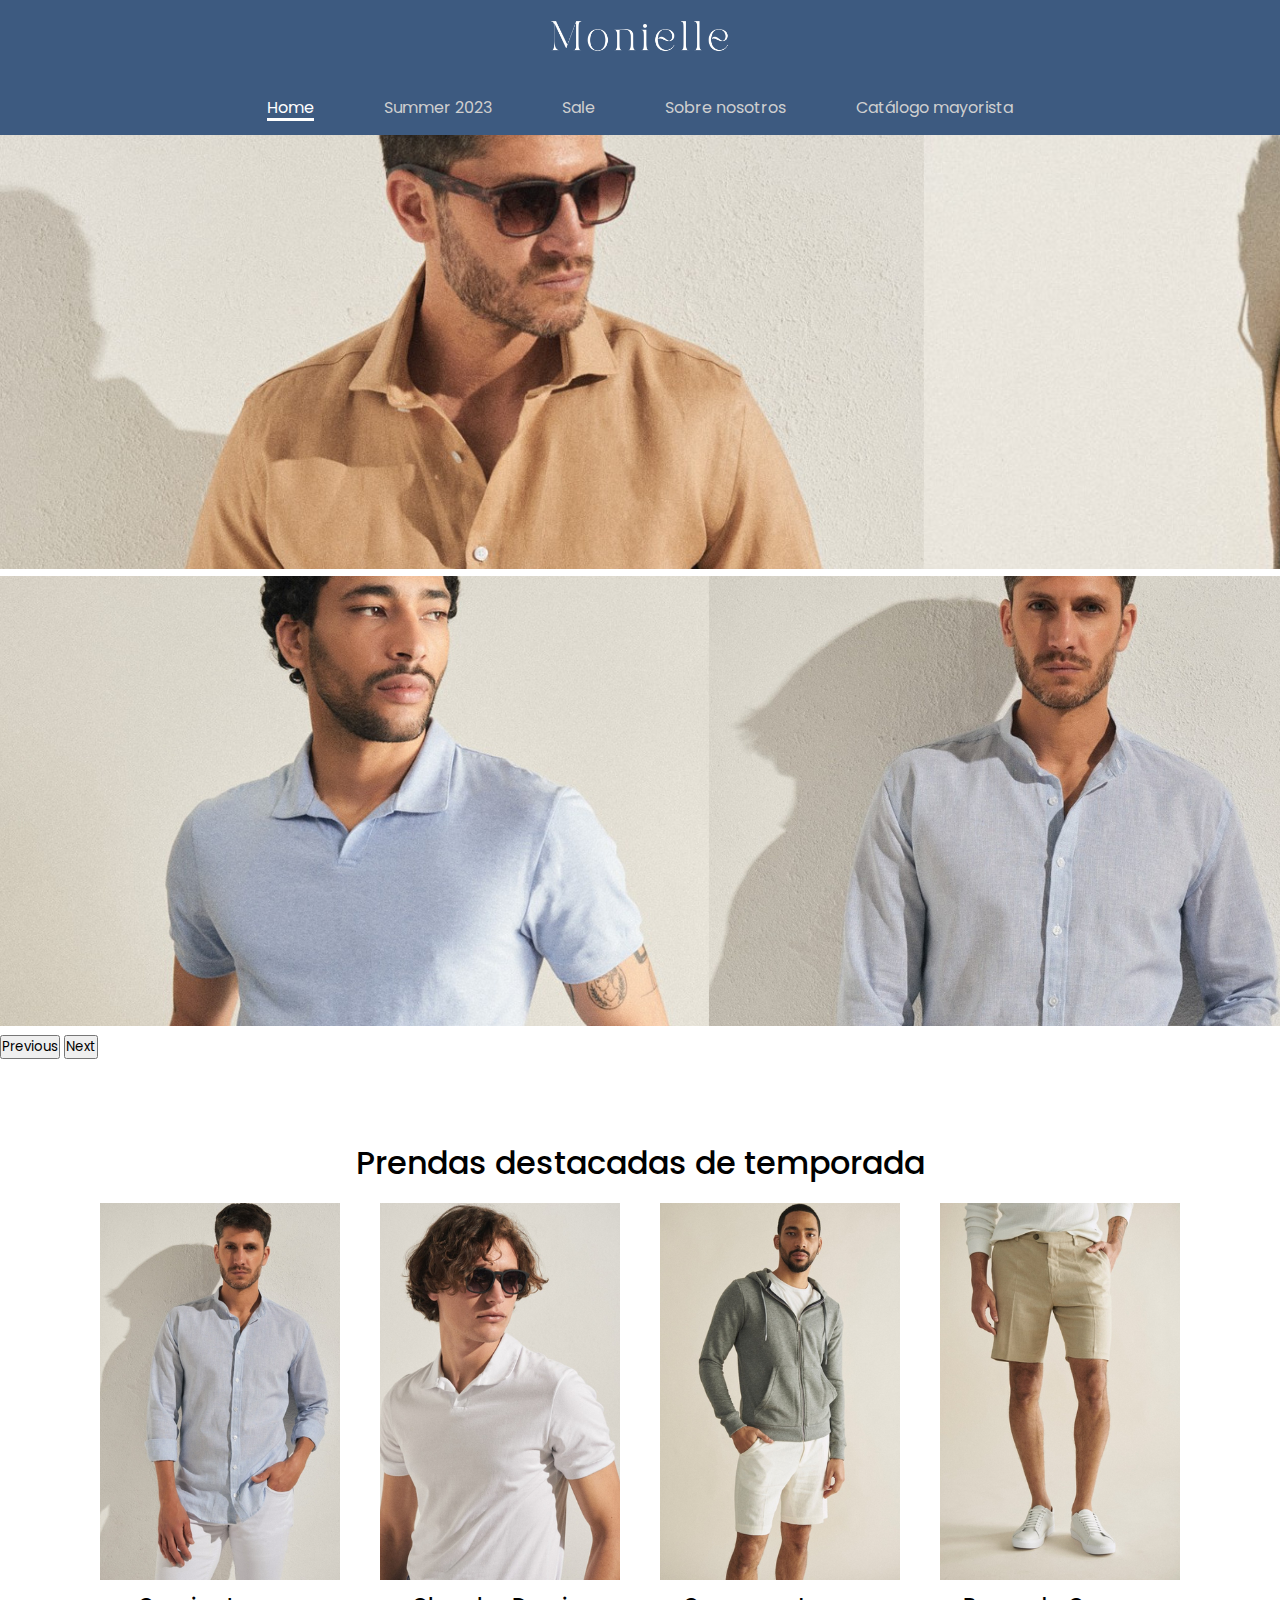
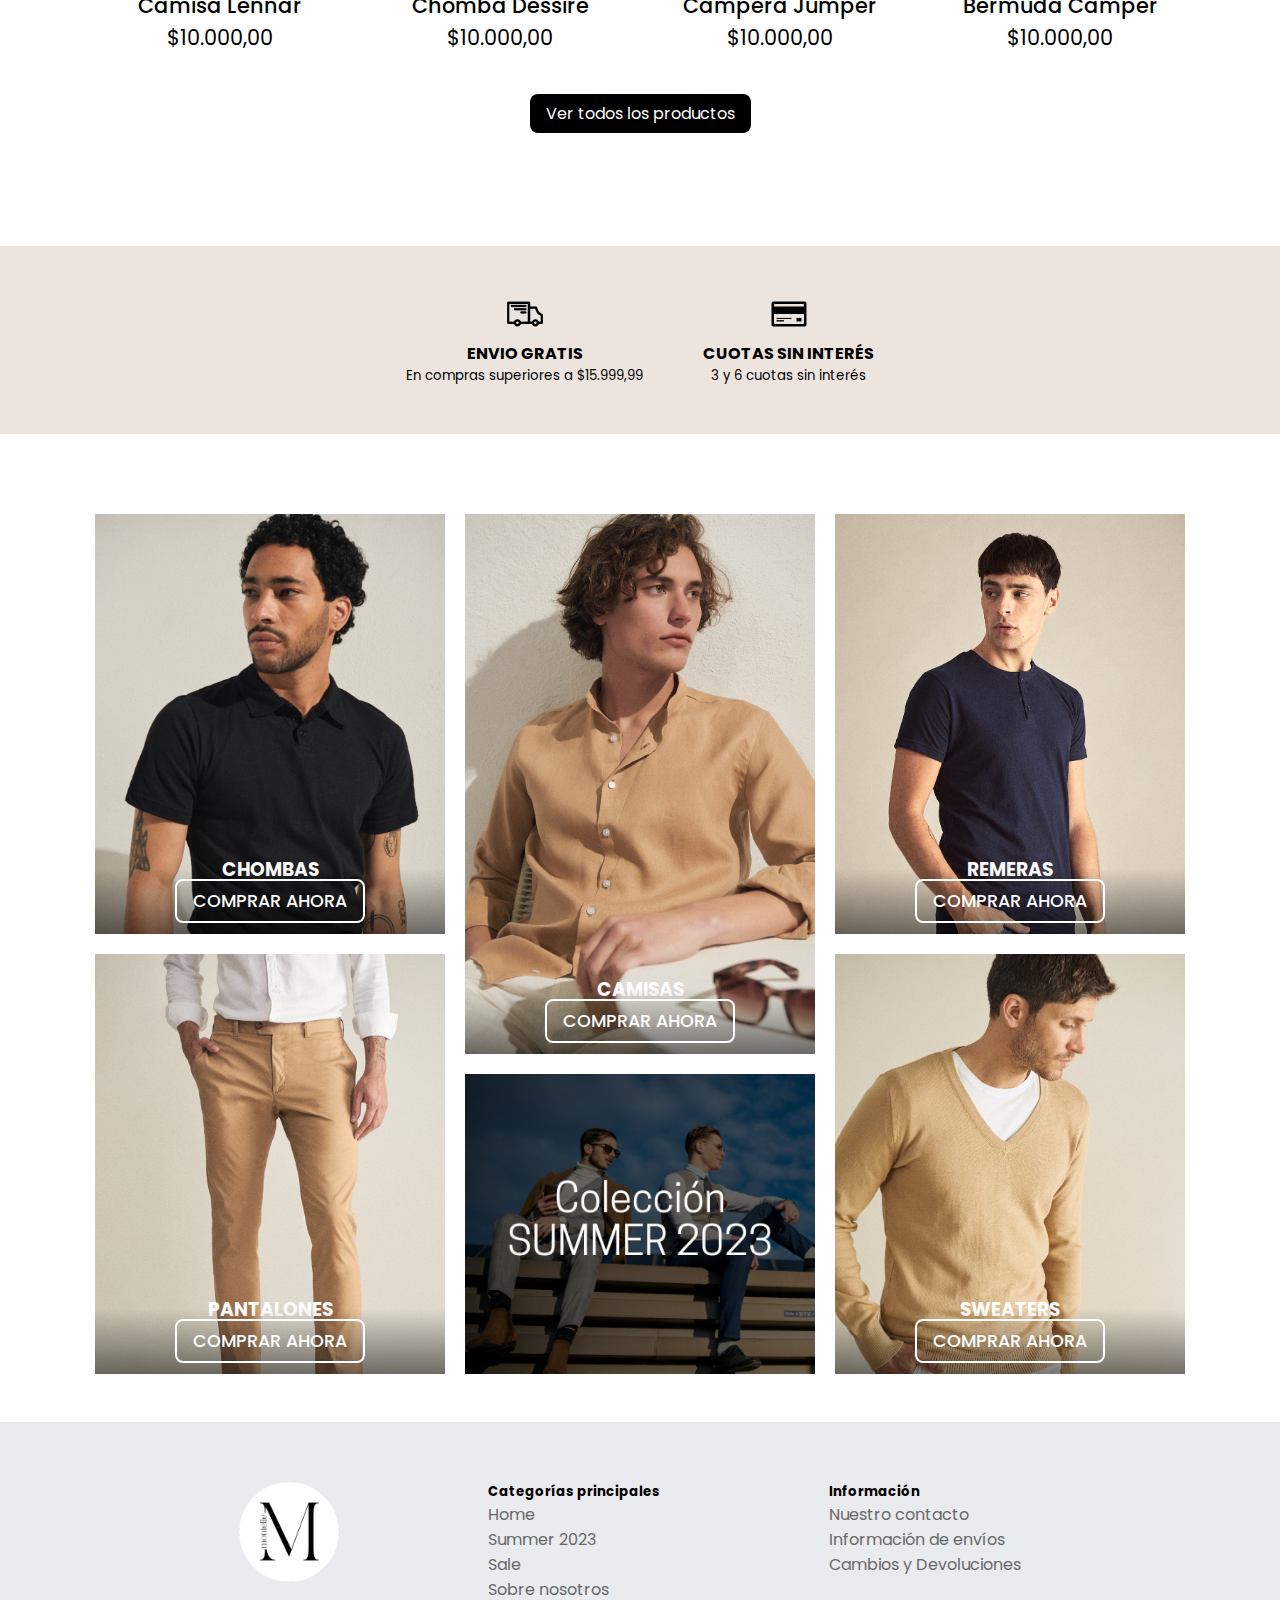
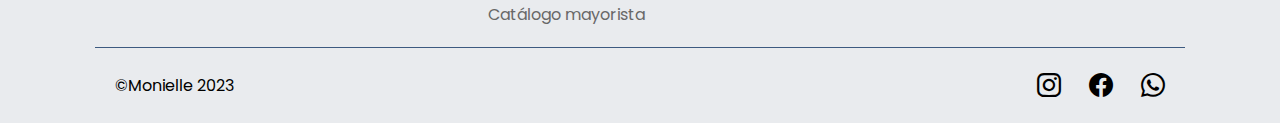
<file: index.html>
<!DOCTYPE html>
<html lang="es">
<head>
    <meta charset="UTF-8">
    <meta http-equiv="X-UA-Compatible" content="IE=edge">
    <meta name="viewport" content="width=device-width, initial-scale=1.0">
    
    <meta name="description" content="Indumentaria masculina con envios a todo el país. Remeras, chombas, camisas, pantalones, jeans, zapatos... Monielle">
    <meta name="keywords"  content="ropa masculina, ropa, indumentaria, textil, remeras, buzos, trajes de vestir, vestimenta masculina, tienda de ropa">


    <link rel="shortcut icon" href="./Imagenes/Monielle_circle_black.png" type="image/x-icon">
    <link href="https://cdn.jsdelivr.net/npm/bootstrap@5.3.0-alpha1/dist/css/bootstrap.min.css" rel="stylesheet" integrity="sha384-GLhlTQ8iRABdZLl6O3oVMWSktQOp6b7In1Zl3/Jr59b6EGGoI1aFkw7cmDA6j6gD" crossorigin="anonymous">
    <link rel="stylesheet" href="https://cdn.jsdelivr.net/npm/bootstrap-icons@1.10.3/font/bootstrap-icons.css">
    <link rel="stylesheet" href="./sass/main.css">
    <title>Monielle</title>
</head>

<body>

    <header id="header-home" class="header active">
        <div class="navbar-all">
            <div class="logo-web">
                <a href="./index.html"> <img src="./Imagenes/Monielle_blue.png" alt="Logo de Monielle color azul y blanco"></a>
            </div>
            
            <!-- NAV WEB -->
            <nav class="menu">
                <ul class="menu-horizontal">
                    <div class="nav-web">
                        <li><a href="./index.html" class="active-nav">Home</a></li>
                        <li><a href="./pages/summer.html">Summer 2023</a>
                        <ul class="menu-vertical">
                            <li><a href="#">Chombas</a></li>
                            <li><a href="#">Remeras manga corta</a></li>
                            <li><a href="#">Camisas manga corta</a></li>
                            <li><a href="#">Camisas manga larga</a></li>
                            <li><a href="#">Sweaters</a></li>
                            <li><a href="#">Camperas y chalecos</a></li>
                            <li><a href="#">Buzos</a></li>
                            <li><a href="#">Bermudas</a></li>
                            <li><a href="#">Shorts de baño</a></li>
                            <li><a href="#">Pantalones y jeans</a></li>
                        </ul>
                    </li>
                    <li><a href="./pages/sale.html">Sale</a></li>
                    <li><a href="./pages/nosotros.html">Sobre nosotros</a></li>
                    <li><a href="./pages/catalogo.html">Catálogo mayorista</a></li>
                    </div>
                </ul>
                
                <!-- NAV MOBILE -->
                <div class="navbar fixed-top" id="nav-mobile">
                    <div class="container-fluid">
                        <a class="navbar-brand logo" href="./index.html"> <img src="./Imagenes/Monielle_blue.png" alt="Logo de Monielle color azul y blanco"></a>
                        <button class="navbar-toggler" type="button" data-bs-toggle="offcanvas" data-bs-target="#offcanvasNavbar" aria-controls="offcanvasNavbar">
                            <span class="navbar-toggler-icon"></span>
                        </button>
                        <div class="offcanvas offcanvas-end" tabindex="-1" id="offcanvasNavbar" aria-labelledby="offcanvasNavbarLabel">
                            <div class="offcanvas-header">
                                <button type="button" class="btn-close" data-bs-dismiss="offcanvas" aria-label="Close"></button>
                            </div>
                            <div class="offcanvas-body">
                                <ul class="navbar-nav justify-content-end flex-grow-1 pe-3">
                                    <li class="nav-item">
                                        <a class="nav-link active" aria-current="page" href="./index.html">Home</a>
                                    </li>
                                    
                                    <li class="nav-item dropdown">
                                        <a class="nav-link dropdown-toggle" href="./pages/summer.html" role="button" data-bs-toggle="dropdown" aria-expanded="false"> Summer 2023</a>
                                        <ul class="dropdown-menu">
                                            <li><a href="./pages/summer.html">Chombas</a></li>
                                            <li><a href="./pages/summer.html">Remeras manga corta</a></li>
                                            <li><a href="./pages/summer.html">Camisas manga corta</a></li>
                                            <li><a href="./pages/summer.html">Camisas manga larga</a></li>
                                            <li><a href="./pages/summer.html">Sweaters</a></li>
                                            <li><a href="./pages/summer.html">Camperas y chalecos</a></li>
                                            <li><a href="./pages/summer.html">Buzos</a></li>
                                            <li><a href="./pages/summer.html">Bermudas</a></li>
                                            <li><a href="./pages/summer.html">Shorts de baño</a></li>
                                            <li><a href="./pages/summer.html">Pantalones y jeans</a></li>
                                        </ul>
                                    </li>
                                    <li class="nav-item">
                                        <a class="nav-link" href="./pages/sale.html">Sale</a>
                                    </li>
                                    <li class="nav-item">
                                        <a class="nav-link" href="./pages/nosotros.html">Sobre nosotros</a>
                                    </li>
                                    <li class="nav-item">
                                        <a class="nav-link" href="./pages/catalogo.html">Catálogo mayorista</a>
                                    </li>
                                </ul>
                                <form class="d-flex mt-3" role="search">
                                    <input class="form-control me-2" type="search" placeholder="Search" aria-label="Search">
                                    <button class="btn btn-outline-success" type="submit">Search</button>
                                </form>
                            </div>
                        </div>
                    </div>
                </div>
            </nav>
    </header>

    <!-- BANNER SLIDE -->
    <section class="bannerSlide">
        <div id="carouselExampleInterval" class="carousel slide" data-bs-ride="carousel">
            <div class="carousel-inner">
                <div class="carousel-item active" data-bs-interval="6000">
                    <img src="./Imagenes/banner-bg/bannerWeb-camel.png" class="d-block w-100" alt="Dos modelos masculinos posando para la colección 2023 con vestuarios color camel">
                </div>
                <div class="carousel-item" data-bs-interval="6000">
                    <img src="./Imagenes/banner-bg/bannerWeb-lightBlue.png" class="d-block w-100" alt="Tres modelos masculinos posando para la colección 2023 con vestuarios color celeste">
                </div>
            </div>
            <button class="carousel-control-prev" type="button" data-bs-target="#carouselExampleInterval" data-bs-slide="prev">
                <span class="carousel-control-prev-icon" aria-hidden="true"></span>
                <span class="visually-hidden">Previous</span>
            </button>
            <button class="carousel-control-next" type="button" data-bs-target="#carouselExampleInterval" data-bs-slide="next">
                <span class="carousel-control-next-icon" aria-hidden="true"></span>
                <span class="visually-hidden">Next</span>
            </button>
          </div>
    </section>


    
<!-- PRENDAS DE TEMPORADA DESTACADAS -->
    <section id="prendas-temporada">
        <div>
            <h1 class="tittle-box"> 
                Prendas destacadas de temporada
            </h1>
        </div>
        <div class="content-box-clothes">
            <div class="box-clothes">
                <a href="#"><img src="./Imagenes/productos-ropa/camisa-lino.png" alt="Modelo posando con una camisa de lino color celeste" class="img-box-clothes"></a>
                <div>
                    <h2 class="title-box-clothes">
                        <a href="#">Camisa Lennar</a>
                    </h2>
                </div>
                <div>
                    <span class="price-box-clothes">
                        $10.000,00
                    </span>
                </div>
            </div>
            <div class="box-clothes">
                <a href="#"><img src="./Imagenes/productos-ropa/chomba-blanca.png" alt="Modelo posando con una chomba color blanco lisa" class="img-box-clothes"></a>
                <div>
                    <h2 class="title-box-clothes">
                        <a href="#">Chomba Dessire</a>
                    </h2>
                </div>
                <div>
                    <span class="price-box-clothes">
                        $10.000,00
                    </span>
                </div>
            </div>
            <div class="box-clothes">
                <a href="#"><img src="./Imagenes/productos-ropa/campera-gris.png" alt="Modelo posando con una campera de algodon color gris" class="img-box-clothes"></a>
                <div>
                    <h2 class="title-box-clothes">
                        <a href="#">Campera Jumper</a>
                    </h2>
                </div>
                <div>
                    <span class="price-box-clothes">
                        $10.000,00
                    </span>
                </div>
            </div>
            <div class="box-clothes">
                <a href="#"><img src="./Imagenes/productos-ropa/bermuda-crema.png" alt="Modelo posando con una bermuda color beige" class="img-box-clothes"></a>
                <div>
                    <h2 class="title-box-clothes">
                        <a href="#">Bermuda Camper</a>
                    </h2>
                </div>
                <div>
                    <span class="price-box-clothes">
                        $10.000,00
                    </span>
                </div>
            </div>
        </div>
        <div class="button-content">
            <a href="#" class="button">Ver todos los productos</a>
        </div>
    </section>

    <!-- INFO EXTRA -->
    <section class="info-home">
        <div class="item-info">
            <img src="./Imagenes/iconos/truck.png" alt="icono de camión de envios" class="icon-home">
            <h4>ENVIO GRATIS</h4>
            <h5>En compras superiores a $15.999,99</h5>
        </div>
        <div class="item-info">
            <img src="./Imagenes/iconos/credit_card.png" alt="icono de tarjeta" class="icon-home">
            <h4>CUOTAS SIN INTERÉS</h4>
            <h5>3 y 6 cuotas sin interés</h5>
        </div>
    </section>

    <!-- GALERIA -->
    <section class="collage-container">
        <div class="block-collage gallery-one">
            <img src="./Imagenes/productos/chomba-dover.jpg" alt="Modelo posando con una chomba color negro">
            <div class="title-block-collage">
                <h3 class="text-title-collage">
                    CHOMBAS
                </h3>
            </div>
            <div class="button-block-collage">
                <a href="./pages/summer.html">COMPRAR AHORA</a>
            </div>
        </div>
        <div class="block-collage gallery-two">
            <img src="./Imagenes/productos/camisa-sanya-lino.jpg" alt="Modelo posando con una camisa de lino color beige">
            <div class="title-block-collage">
                <h3 class="text-title-collage">
                    CAMISAS
                </h3>
            </div>
            <div class="button-block-collage">
                <a href="./pages/summer.html">COMPRAR AHORA</a>
            </div>
        </div>
        <div class="block-collage gallery-three">
            <img src="./Imagenes/productos/remera-girona.jpg" alt="Modelo posando con una remera color azul oscuro">
            <div class="title-block-collage">
                <h3 class="text-title-collage">
                    REMERAS
                </h3>
            </div>
            <div class="button-block-collage">
                <a href="./pages/summer.html">COMPRAR AHORA</a>
            </div>
        </div>
        <div class="block-collage gallery-four">
            <img src="./Imagenes/productos/pantalon-cardeto.jpg" alt="Modelo posando con un pantalon largo color beige">
            <div class="title-block-collage">
                <h3 class="text-title-collage">
                    PANTALONES
                </h3>
            </div>
            <div class="button-block-collage">
                <a href="./pages/summer.html">COMPRAR AHORA</a>
            </div>
        </div>
        <div class="block-collage gallery-five">
            <a href="./pages/summer.html"><img src="./Imagenes/productos-ropa/img-colección-SUMMER2023.jpg" alt="cartel de summer 2023 con modelos posando en el fondo"> </a>
        </div>
        <div class="block-collage gallery-six">
            <img src="./Imagenes/productos/sweater-vera-algodon.jpg" alt="Modelo posando con un sweater color beige">
            <div class="title-block-collage">
                <h3 class="text-title-collage">
                    SWEATERS
                </h3>
            </div>
            <div class="button-block-collage">
                <a href="./pages/summer.html">COMPRAR AHORA</a>
            </div>
        </div>
    </section>
    
    <!-- FOOTER!! -->
    <footer id="footer">
        <div class="content-footer">
            <div class="img-footer">
                <img src="./Imagenes/Monielle_circle_white.png" alt="logo redondo color blanco de Monielle">
            </div>
            <div class="categorias-principales">
                <h5>Categorías principales</h5>
                <ul>
                    <li><a href="./index.html">Home</a></li>
                    <li><a href="./pages/summer.html">Summer 2023</a></li>
                    <li><a href="./pages/sale.html">Sale</a></li>
                    <li><a href="./pages/nosotros.html">Sobre nosotros</a></li>
                    <li><a href="./pages/catalogo.html">Catálogo mayorista</a></li>
                </ul>
            </div>
            <div class="info-footer">
                <h5>Información</h5>
                <ul>
                    <li><a href="#">Nuestro contacto</a></li>
                    <li><a href="#">Información de envíos</a></li>
                    <li><a href="#">Cambios y Devoluciones</a></li>
                </ul>
            </div>
        </div>

        <div class="content-final-footer">
            <p>&copy;Monielle 2023</p>
            <div class="social-media">
                <ul class="content-social-footer">
                    <li><a href="#"><i class="bi bi-instagram"></i></a></li>
                    <li><a href="#"><i class="bi bi-facebook"></i></a></li>
                    <li><a href="#"><i class="bi bi-whatsapp"></i></a></li>
                </ul>
            </div>
        </div>

    </footer>




    <script src="https://cdn.jsdelivr.net/npm/bootstrap@5.3.0-alpha1/dist/js/bootstrap.bundle.min.js" integrity="sha384-w76AqPfDkMBDXo30jS1Sgez6pr3x5MlQ1ZAGC+nuZB+EYdgRZgiwxhTBTkF7CXvN" crossorigin="anonymous"></script>

</body>
</html>
</file>
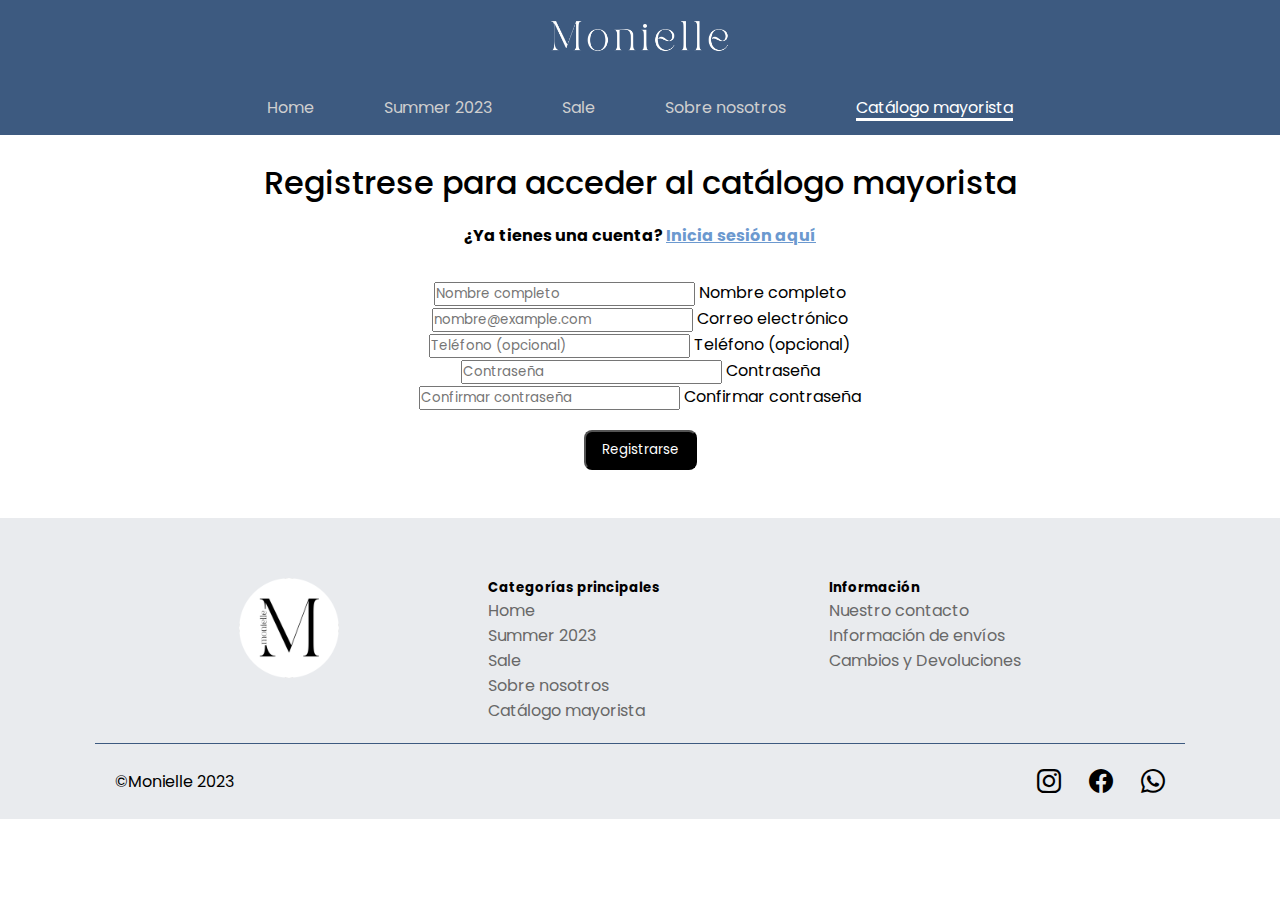
<file: pages/catalogo.html>
<!DOCTYPE html>
<html lang="es">
<head>
    <meta charset="UTF-8">
    <meta http-equiv="X-UA-Compatible" content="IE=edge">
    <meta name="viewport" content="width=device-width, initial-scale=1.0">

    <meta name="description" content="Accede a un catálogo mayorista exclusivo. Precios y medios de pago personalizados. Hasta 3 cuotas sin interés.">
    <meta name="keywords"  content="ropa masculina, ropa, indumentaria, textil, remeras, buzos, trajes de vestir, vestimenta masculina, tienda de ropa">
    
    <link rel="shortcut icon" href="../Imagenes/Monielle_circle_black.png" type="image/x-icon">
    <link href="https://cdn.jsdelivr.net/npm/bootstrap@5.3.0-alpha1/dist/css/bootstrap.min.css" rel="stylesheet" integrity="sha384-GLhlTQ8iRABdZLl6O3oVMWSktQOp6b7In1Zl3/Jr59b6EGGoI1aFkw7cmDA6j6gD" crossorigin="anonymous">
    <link rel="stylesheet" href="https://cdn.jsdelivr.net/npm/bootstrap-icons@1.10.3/font/bootstrap-icons.css">
    <link rel="stylesheet" href="../sass/main.css">
    <title>Monielle</title>
</head>

<body>
    <header id="header-home" class="header active">
        <div class="navbar-all">
            <div class="logo-web">
                <a href="../index.html"> <img src="../Imagenes/Monielle_blue.png" alt="Logo de Monielle color azul y blanco"></a>
            </div>

            <!-- NAV WEB -->
            <nav class="menu">
                <ul class="menu-horizontal">
                    <div class="nav-web">
                        <li><a href="../index.html">Home</a></li>
                        <li><a href="./summer.html">Summer 2023</a>
                        <ul class="menu-vertical">
                            <li><a href="#">Chombas</a></li>
                            <li><a href="#">Remeras manga corta</a></li>
                            <li><a href="#">Camisas manga corta</a></li>
                            <li><a href="#">Camisas manga larga</a></li>
                            <li><a href="#">Sweaters</a></li>
                            <li><a href="#">Camperas y chalecos</a></li>
                            <li><a href="#">Buzos</a></li>
                            <li><a href="#">Bermudas</a></li>
                            <li><a href="#">Shorts de baño</a></li>
                            <li><a href="#">Pantalones y jeans</a></li>
                        </ul>
                    </li>
                    <li><a href="./sale.html">Sale</a></li>
                    <li><a href="./nosotros.html">Sobre nosotros</a></li>
                    <li><a href="./catalogo.html" class="active-nav">Catálogo mayorista</a></li>
                    </div>
                </ul>
                
                <!-- NAV MOBILE -->
                <div class="navbar fixed-top" id="nav-mobile">
                    <div class="container-fluid">
                        <a class="navbar-brand logo" href="../index.html"> <img src="../Imagenes/Monielle_blue.png" alt="Logo de Monielle color azul y blanco"></a>
                        <button class="navbar-toggler" type="button" data-bs-toggle="offcanvas" data-bs-target="#offcanvasNavbar" aria-controls="offcanvasNavbar">
                            <span class="navbar-toggler-icon"></span>
                        </button>
                        <div class="offcanvas offcanvas-end" tabindex="-1" id="offcanvasNavbar" aria-labelledby="offcanvasNavbarLabel">
                            <div class="offcanvas-header">
                                <button type="button" class="btn-close" data-bs-dismiss="offcanvas" aria-label="Close"></button>
                            </div>
                            <div class="offcanvas-body">
                                <ul class="navbar-nav justify-content-end flex-grow-1 pe-3">
                                    <li class="nav-item">
                                        <a class="nav-link active" aria-current="page" href="../index.html">Home</a>
                                    </li>
                                    
                                    <li class="nav-item dropdown">
                                        <a class="nav-link dropdown-toggle" href="./summer.html" role="button" data-bs-toggle="dropdown" aria-expanded="false"> Summer 2023</a>
                                        <ul class="dropdown-menu">
                                            <li><a href="#">Chombas</a></li>
                                            <li><a href="#">Remeras manga corta</a></li>
                                            <li><a href="#">Camisas manga corta</a></li>
                                            <li><a href="#">Camisas manga larga</a></li>
                                            <li><a href="#">Sweaters</a></li>
                                            <li><a href="#">Camperas y chalecos</a></li>
                                            <li><a href="#">Buzos</a></li>
                                            <li><a href="#">Bermudas</a></li>
                                            <li><a href="#">Shorts de baño</a></li>
                                            <li><a href="#">Pantalones y jeans</a></li>
                                        </ul>
                                    </li>
                                    <li class="nav-item">
                                        <a class="nav-link" href="./sale.html">Sale</a>
                                    </li>
                                    <li class="nav-item">
                                        <a class="nav-link" href="./nosotros.html">Sobre nosotros</a>
                                    </li>
                                    <li class="nav-item">
                                        <a class="nav-link" href="./catalogo.html">Catálogo mayorista</a>
                                    </li>
                                </ul>
                                <form class="d-flex mt-3" role="search">
                                    <input class="form-control me-2" type="search" placeholder="Search" aria-label="Search">
                                    <button class="btn btn-outline-success" type="submit">Search</button>
                                </form>
                            </div>
                        </div>
                    </div>
                </div>
            </nav>
    </header>


    <main class="container-sign-in">
        <section class="sign-in">
            <div class="text-signIn">
                <h1 class="tittle-h1">
                    Registrese para acceder al catálogo mayorista
                </h1>
                <h4>
                    ¿Ya tienes una cuenta?
                    <span>
                        <a href="#">Inicia sesión aquí</a>
                    </span>
                </h4>
            </div>

            <form>
                <div class="form-floating mb-3">
                    <input type="text" class="form-control" id="floatingName-cat" placeholder="Nombre completo" required>
                    <label for="floatingName-cat">Nombre completo</label>
                </div>

                <div class="form-floating mb-3">
                    <input type="email" class="form-control" id="floatingEmail-cat" placeholder="nombre@example.com" required>
                    <label for="floatingEmail-cat">Correo electrónico</label>
                </div>

                <div class="form-floating mb-3">
                    <input type="number" class="form-control" id="floatingNumber-cat" placeholder="Teléfono (opcional)">
                    <label for="floatingNumber-cat">Teléfono (opcional)</label>
                </div>

                <div class="form-floating mb-3">
                    <input type="password" class="form-control" id="floatingPassword-cat" placeholder="Contraseña" required>
                    <label for="floatingPassword">Contraseña</label>
                </div>

                <div class="form-floating mb-3">
                    <input type="password" class="form-control" id="floatingPassword-cat" placeholder="Confirmar contraseña" required>
                    <label for="floatingPassword">Confirmar contraseña</label>
                </div>


                <button type="submit" class="btn">Registrarse</button>
            </form>
        </section>
    </main>
    

   <!-- FOOTER!! -->
    <footer id="footer">
        <div class="content-footer">
            <div class="img-footer">
                <img src="../Imagenes/Monielle_circle_white.png" alt="logo redondo color blanco de Monielle">
            </div>
            <div class="categorias-principales">
                <h5>Categorías principales</h5>
                <ul>
                    <li><a href="../index.html">Home</a></li>
                    <li><a href="./summer.html">Summer 2023</a></li>
                    <li><a href="./sale.html">Sale</a></li>
                    <li><a href="./nosotros.html">Sobre nosotros</a></li>
                    <li><a href="./catalogo.html">Catálogo mayorista</a></li>
                </ul>
            </div>
            <div class="info-footer">
                <h5>Información</h5>
                <ul>
                    <li><a href="#">Nuestro contacto</a></li>
                    <li><a href="#">Información de envíos</a></li>
                    <li><a href="#">Cambios y Devoluciones</a></li>
                </ul>
            </div>
        </div>

        <div class="content-final-footer">
            <p>&copy;Monielle 2023</p>
            <div class="social-media">
                <ul class="content-social-footer">
                    <li><a href="#"><i class="bi bi-instagram"></i></a></li>
                    <li><a href="#"><i class="bi bi-facebook"></i></a></li>
                    <li><a href="#"><i class="bi bi-whatsapp"></i></a></li>
                </ul>
            </div>
        </div>

    </footer>
    
    <script src="https://cdn.jsdelivr.net/npm/bootstrap@5.3.0-alpha1/dist/js/bootstrap.bundle.min.js" integrity="sha384-w76AqPfDkMBDXo30jS1Sgez6pr3x5MlQ1ZAGC+nuZB+EYdgRZgiwxhTBTkF7CXvN" crossorigin="anonymous"></script>

</body>
</html>
</file>
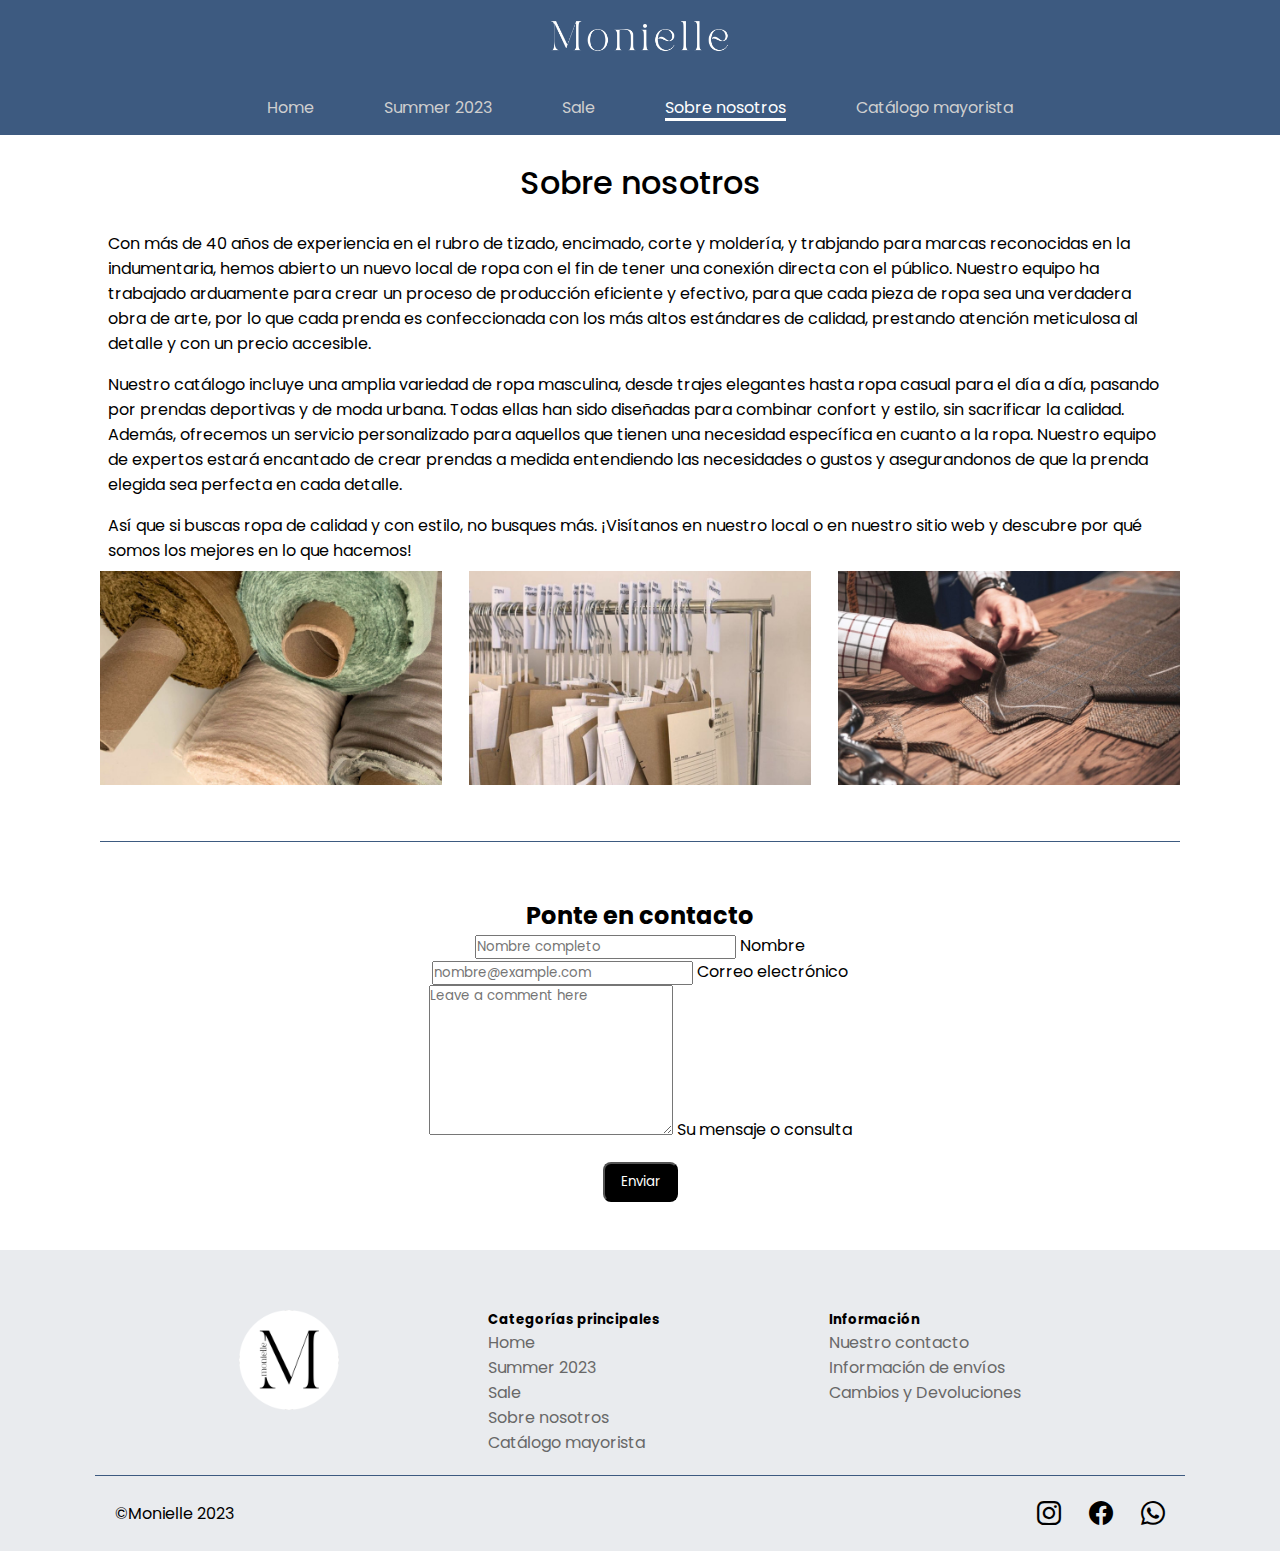
<file: pages/nosotros.html>
<!DOCTYPE html>
<html lang="es">
<head>
    <meta charset="UTF-8">
    <meta http-equiv="X-UA-Compatible" content="IE=edge">
    <meta name="viewport" content="width=device-width, initial-scale=1.0">

    <meta name="description" content="Conoce nuestra historia y ponte en contacto con nosotros.">
    <meta name="keywords"  content="ropa masculina, ropa, indumentaria, textil, remeras, buzos, trajes de vestir, vestimenta masculina, tienda de ropa">

    <link rel="shortcut icon" href="../Imagenes/Monielle_circle_black.png" type="image/x-icon">
    <link href="https://cdn.jsdelivr.net/npm/bootstrap@5.3.0-alpha1/dist/css/bootstrap.min.css" rel="stylesheet" integrity="sha384-GLhlTQ8iRABdZLl6O3oVMWSktQOp6b7In1Zl3/Jr59b6EGGoI1aFkw7cmDA6j6gD" crossorigin="anonymous">
    <link rel="stylesheet" href="https://cdn.jsdelivr.net/npm/bootstrap-icons@1.10.3/font/bootstrap-icons.css">
    <link rel="stylesheet" href="../sass/main.css">
    <title>Monielle</title>
</head>

<body>
    
    <header id="header-home" class="header active">
        <div class="navbar-all">
            <div class="logo-web">
                <a href="../index.html"> <img src="../Imagenes/Monielle_blue.png" alt="Logo de Monielle color azul y blanco"></a>
            </div>

            <!-- NAV WEB -->
            <nav class="menu">
                <ul class="menu-horizontal">
                    <div class="nav-web">
                        <li><a href="../index.html">Home</a></li>
                        <li><a href="./summer.html">Summer 2023</a>
                        <ul class="menu-vertical">
                            <li><a href="#">Chombas</a></li>
                            <li><a href="#">Remeras manga corta</a></li>
                            <li><a href="#">Camisas manga corta</a></li>
                            <li><a href="#">Camisas manga larga</a></li>
                            <li><a href="#">Sweaters</a></li>
                            <li><a href="#">Camperas y chalecos</a></li>
                            <li><a href="#">Buzos</a></li>
                            <li><a href="#">Bermudas</a></li>
                            <li><a href="#">Shorts de baño</a></li>
                            <li><a href="#">Pantalones y jeans</a></li>
                        </ul>
                    </li>
                    <li><a href="./sale.html">Sale</a></li>
                    <li><a href="./nosotros.html" class="active-nav">Sobre nosotros</a></li>
                    <li><a href="./catalogo.html">Catálogo mayorista</a></li>
                    </div>
                </ul>
                
                <!-- NAV MOBILE -->
                <div class="navbar fixed-top" id="nav-mobile">
                    <div class="container-fluid">
                        <a class="navbar-brand logo" href="../index.html"> <img src="../Imagenes/Monielle_blue.png" alt="Logo de Monielle color azul y blanco"></a>
                        <button class="navbar-toggler" type="button" data-bs-toggle="offcanvas" data-bs-target="#offcanvasNavbar" aria-controls="offcanvasNavbar">
                            <span class="navbar-toggler-icon"></span>
                        </button>
                        <div class="offcanvas offcanvas-end" tabindex="-1" id="offcanvasNavbar" aria-labelledby="offcanvasNavbarLabel">
                            <div class="offcanvas-header">
                                <button type="button" class="btn-close" data-bs-dismiss="offcanvas" aria-label="Close"></button>
                            </div>
                            <div class="offcanvas-body">
                                <ul class="navbar-nav justify-content-end flex-grow-1 pe-3">
                                    <li class="nav-item">
                                        <a class="nav-link active" aria-current="page" href="../index.html">Home</a>
                                    </li>
                                    
                                    <li class="nav-item dropdown">
                                        <a class="nav-link dropdown-toggle" href="./summer.html" role="button" data-bs-toggle="dropdown" aria-expanded="false"> Summer 2023</a>
                                        <ul class="dropdown-menu">
                                            <li><a href="#">Chombas</a></li>
                                            <li><a href="#">Remeras manga corta</a></li>
                                            <li><a href="#">Camisas manga corta</a></li>
                                            <li><a href="#">Camisas manga larga</a></li>
                                            <li><a href="#">Sweaters</a></li>
                                            <li><a href="#">Camperas y chalecos</a></li>
                                            <li><a href="#">Buzos</a></li>
                                            <li><a href="#">Bermudas</a></li>
                                            <li><a href="#">Shorts de baño</a></li>
                                            <li><a href="#">Pantalones y jeans</a></li>
                                        </ul>
                                    </li>
                                    <li class="nav-item">
                                        <a class="nav-link" href="./sale.html">Sale</a>
                                    </li>
                                    <li class="nav-item">
                                        <a class="nav-link" href="./nosotros.html">Sobre nosotros</a>
                                    </li>
                                    <li class="nav-item">
                                        <a class="nav-link" href="./catalogo.html">Catálogo mayorista</a>
                                    </li>
                                </ul>
                                <form class="d-flex mt-3" role="search">
                                    <input class="form-control me-2" type="search" placeholder="Search" aria-label="Search">
                                    <button class="btn btn-outline-success" type="submit">Search</button>
                                </form>
                            </div>
                        </div>
                    </div>
                </div>
            </nav>
    </header>


    <main class="container-us-contact">
        <section class="about-us">
            <div>
                <h1 class="tittle-h1">
                    Sobre nosotros
                </h1>
            </div>
            <div>
                <p>
                    <span>
                    Con más de 40 años de experiencia en el rubro de tizado, encimado, corte y moldería, y trabjando para marcas reconocidas en la indumentaria, hemos abierto un nuevo local de ropa con el fin de tener una conexión directa con el público.
                    Nuestro equipo ha trabajado arduamente para crear un proceso de producción eficiente y efectivo, para que cada pieza de ropa sea una verdadera obra de arte, por lo que cada prenda es confeccionada con los más altos estándares de calidad, prestando atención meticulosa al detalle y con un precio accesible.
                    </span>

                    <span>
                    Nuestro catálogo incluye una amplia variedad de ropa masculina, desde trajes elegantes hasta ropa casual para el día a día, pasando por prendas deportivas y de moda urbana. Todas ellas han sido diseñadas para combinar confort y estilo, sin sacrificar la calidad.
                    Además, ofrecemos un servicio personalizado para aquellos que tienen una necesidad específica en cuanto a la ropa. Nuestro equipo de expertos estará encantado de crear prendas a medida entendiendo las necesidades o gustos y asegurandonos de que la prenda elegida sea perfecta en cada detalle.
                    </span>
                    
                    <span>
                    Así que si buscas ropa de calidad y con estilo, no busques más. ¡Visítanos en nuestro local o en nuestro sitio web y descubre por qué somos los mejores en lo que hacemos!
                    </span>
                </p>
            </div>
            <div class="container-img-us">
                <img src="../Imagenes/page-nosotros/img-us-fabric.jpg" alt="foto destacada del local 1" class="img-about-us">
                <img src="../Imagenes/page-nosotros/img-us-molds.jpg" alt="foto destacada del local 2" class="img-about-us">
                <img src="../Imagenes/page-nosotros/img-us-cutting.jpg" alt="foto destacada del local 3" class="img-about-us">
            </div>
        </section>


        <section class="contact-container">
            <div>
                <h2>
                    Ponte en contacto
                </h2>
            </div>

            <form>
                <div class="form-floating mb-3">
                    <input type="text" class="form-control" id="floatingName-us" placeholder="Nombre completo">
                    <label for="floatingName-us">Nombre</label>
                </div>

                <div class="form-floating mb-3">
                    <input type="email" class="form-control" id="floatingEmail-us" placeholder="nombre@example.com">
                    <label for="floatingEmail-us">Correo electrónico</label>
                </div>

                <div class="form-floating">
                    <textarea class="form-control" placeholder="Leave a comment here" id="floatingConsult-us" style="height: 150px"></textarea>
                    <label for="floatingConsult-us">Su mensaje o consulta</label>
                </div>

                <button type="submit" class="btn">Enviar</button>
            </form>
        </section>
    </main>

    

    

    <!-- FOOTER!! -->
    <footer id="footer">
        <div class="content-footer">
            <div class="img-footer">
                <img src="../Imagenes/Monielle_circle_white.png" alt="logo redondo color blanco de Monielle">
            </div>
            <div class="categorias-principales">
                <h5>Categorías principales</h5>
                <ul>
                    <li><a href="../index.html">Home</a></li>
                    <li><a href="./summer.html">Summer 2023</a></li>
                    <li><a href="./sale.html">Sale</a></li>
                    <li><a href="./nosotros.html">Sobre nosotros</a></li>
                    <li><a href="./catalogo.html">Catálogo mayorista</a></li>
                </ul>
            </div>
            <div class="info-footer">
                <h5>Información</h5>
                <ul>
                    <li><a href="#">Nuestro contacto</a></li>
                    <li><a href="#">Información de envíos</a></li>
                    <li><a href="#">Cambios y Devoluciones</a></li>
                </ul>
            </div>
        </div>

        <div class="content-final-footer">
            <p>&copy;Monielle 2023</p>
            <div class="social-media">
                <ul class="content-social-footer">
                    <li><a href="#"><i class="bi bi-instagram"></i></a></li>
                    <li><a href="#"><i class="bi bi-facebook"></i></a></li>
                    <li><a href="#"><i class="bi bi-whatsapp"></i></a></li>
                </ul>
            </div>
        </div>

    </footer>

    <script src="https://cdn.jsdelivr.net/npm/bootstrap@5.3.0-alpha1/dist/js/bootstrap.bundle.min.js" integrity="sha384-w76AqPfDkMBDXo30jS1Sgez6pr3x5MlQ1ZAGC+nuZB+EYdgRZgiwxhTBTkF7CXvN" crossorigin="anonymous"></script>
    
</body>
</html>
</file>
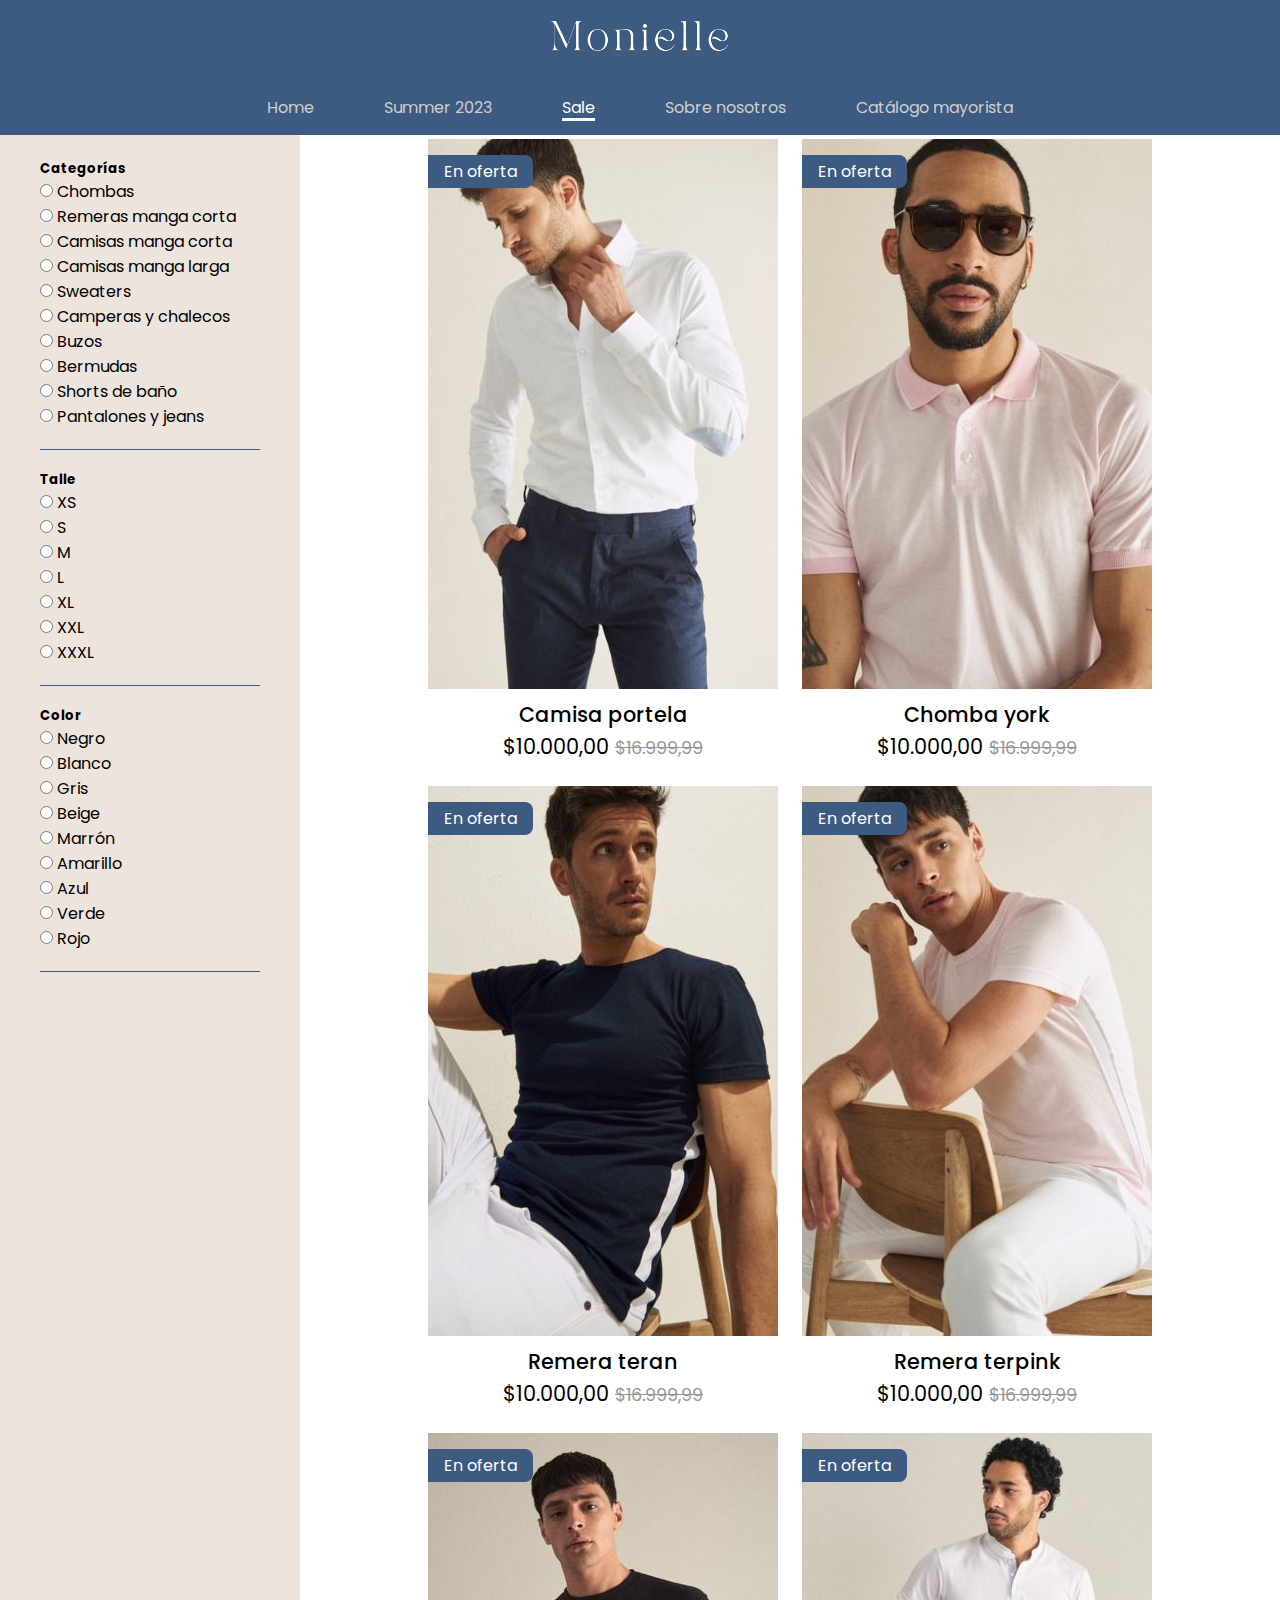
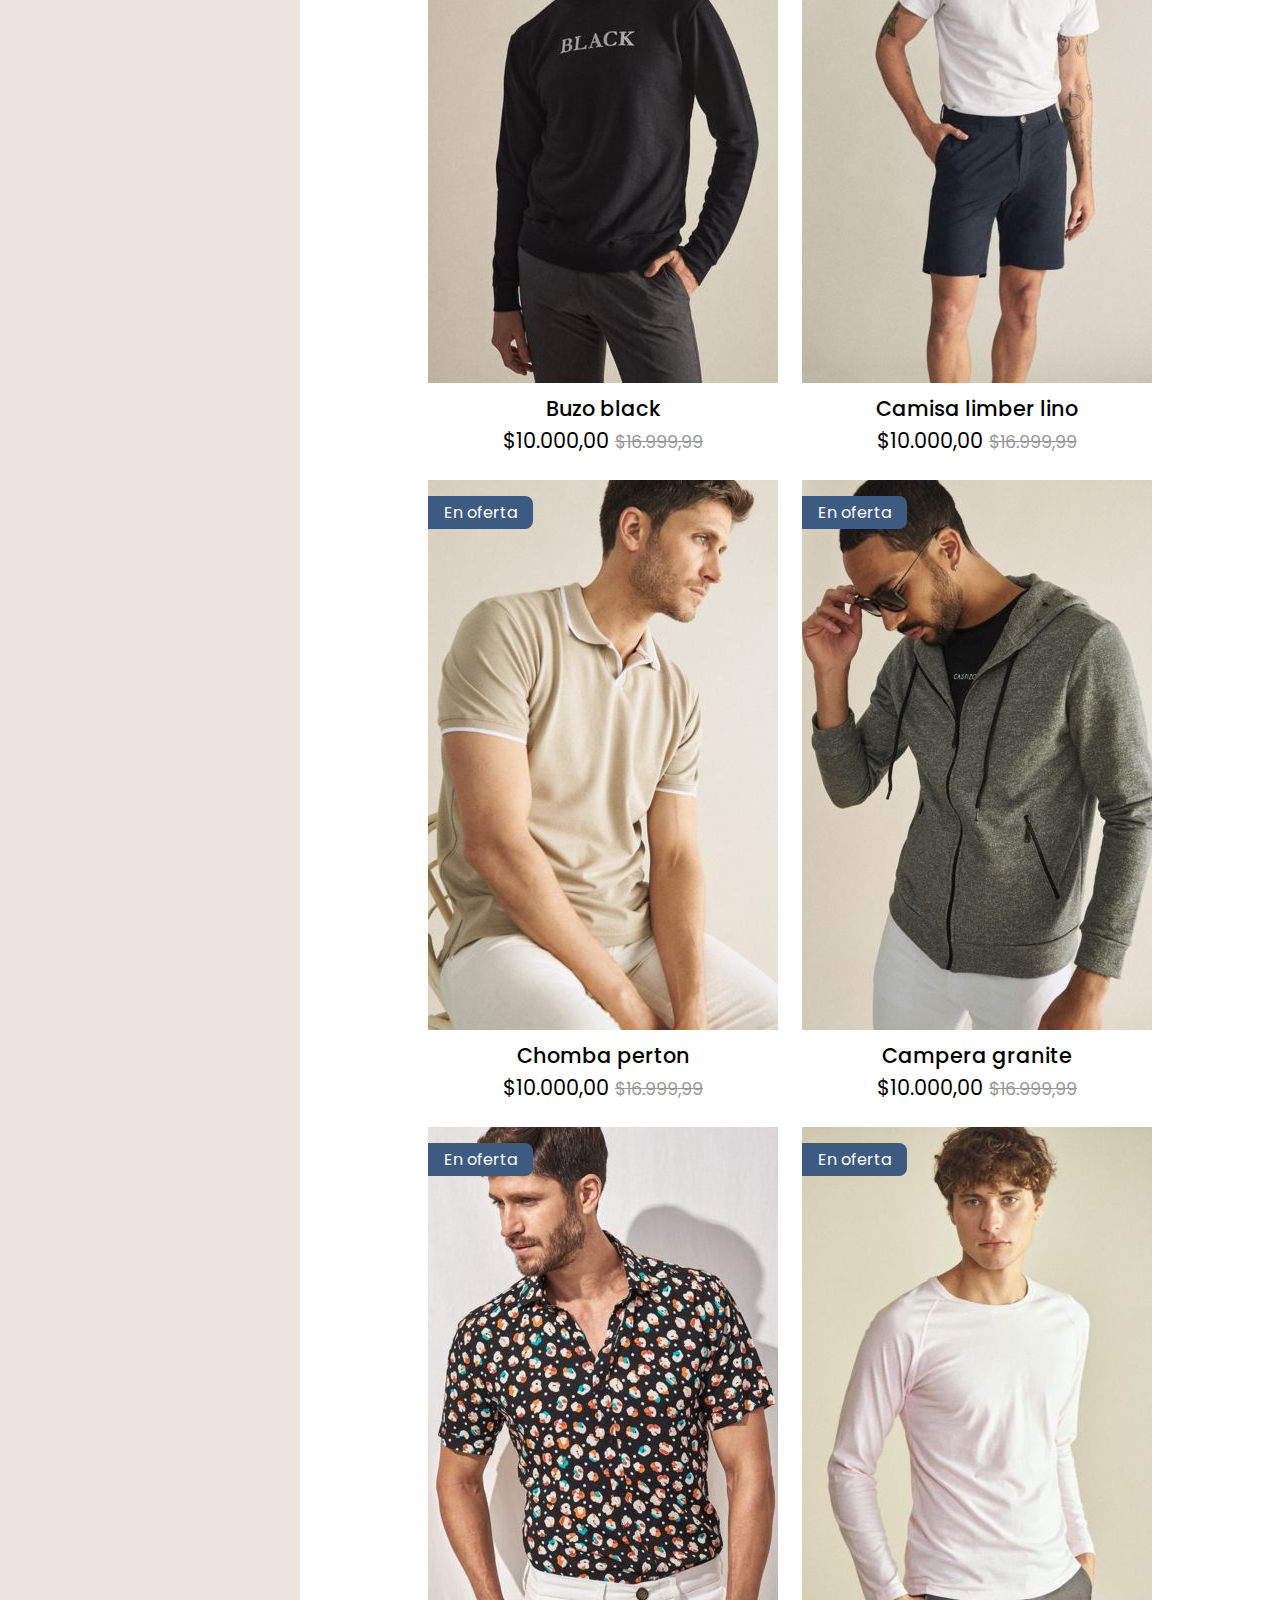
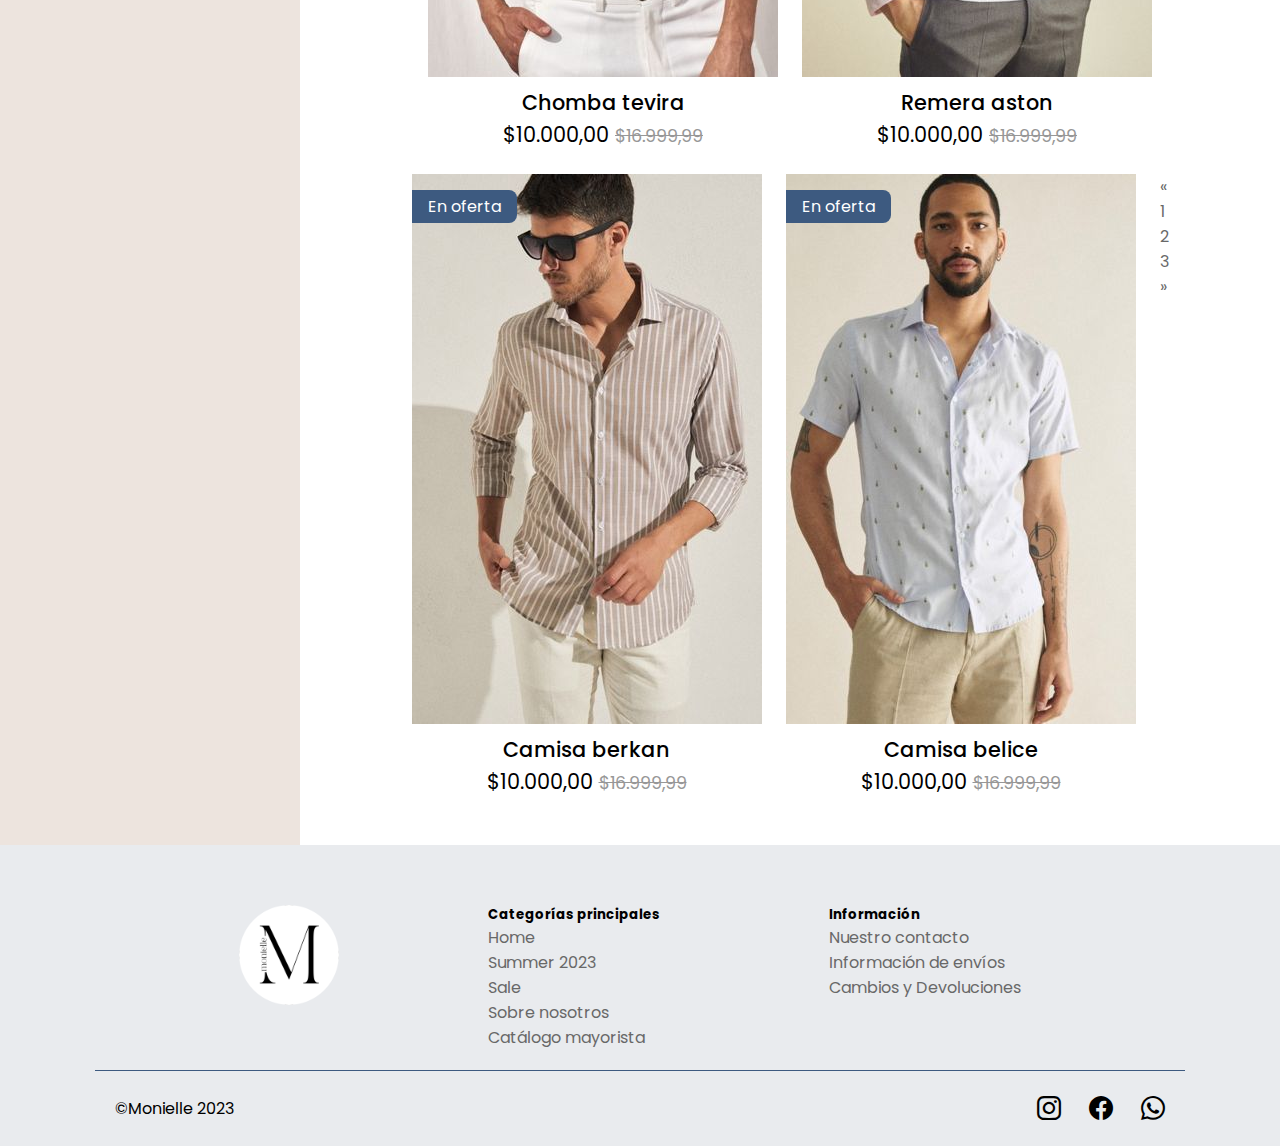
<file: pages/sale.html>
<!DOCTYPE html>
<html lang="es">
<head>
    <meta charset="UTF-8">
    <meta http-equiv="X-UA-Compatible" content="IE=edge">
    <meta name="viewport" content="width=device-width, initial-scale=1.0">

    <meta name="description" content="Prendas con hasta 40% de descuento. Aprovecha ahora y llevate el conjunto que buscas. Remeras, chombas, camisas, pantalones, jeans, zapatos.">
    <meta name="keywords"  content="ropa masculina, ropa, indumentaria, textil, remeras, buzos, trajes de vestir, vestimenta masculina, tienda de ropa">

    <link rel="shortcut icon" href="../Imagenes/Monielle_circle_black.png" type="image/x-icon">
    <link href="https://cdn.jsdelivr.net/npm/bootstrap@5.3.0-alpha1/dist/css/bootstrap.min.css" rel="stylesheet" integrity="sha384-GLhlTQ8iRABdZLl6O3oVMWSktQOp6b7In1Zl3/Jr59b6EGGoI1aFkw7cmDA6j6gD" crossorigin="anonymous">
    <link rel="stylesheet" href="https://cdn.jsdelivr.net/npm/bootstrap-icons@1.10.3/font/bootstrap-icons.css">
    <link rel="stylesheet" href="../sass/main.css">
    <title>Monielle</title>
</head>

<body>
    <header id="header-home" class="header active">
        <div class="navbar-all">
            <div class="logo-web">
                <a href="../index.html"> <img src="../Imagenes/Monielle_blue.png" alt="Logo de Monielle color azul y blanco"></a>
            </div>

            <!-- NAV WEB -->
            <nav class="menu">
                <ul class="menu-horizontal">
                    <div class="nav-web">
                        <li><a href="../index.html">Home</a></li>
                        <li><a href="./summer.html">Summer 2023</a>
                        <ul class="menu-vertical">
                            <li><a href="#">Chombas</a></li>
                            <li><a href="#">Remeras manga corta</a></li>
                            <li><a href="#">Camisas manga corta</a></li>
                            <li><a href="#">Camisas manga larga</a></li>
                            <li><a href="#">Sweaters</a></li>
                            <li><a href="#">Camperas y chalecos</a></li>
                            <li><a href="#">Buzos</a></li>
                            <li><a href="#">Bermudas</a></li>
                            <li><a href="#">Shorts de baño</a></li>
                            <li><a href="#">Pantalones y jeans</a></li>
                        </ul>
                    </li>
                    <li><a href="./sale.html" class="active-nav">Sale</a></li>
                    <li><a href="./nosotros.html">Sobre nosotros</a></li>
                    <li><a href="./catalogo.html">Catálogo mayorista</a></li>
                    </div>
                </ul>
                
                <!-- NAV MOBILE -->
                <div class="navbar fixed-top" id="nav-mobile">
                    <div class="container-fluid">
                        <a class="navbar-brand logo" href="../index.html"> <img src="../Imagenes/Monielle_blue.png" alt="Logo de Monielle color azul y blanco"></a>
                        <button class="navbar-toggler" type="button" data-bs-toggle="offcanvas" data-bs-target="#offcanvasNavbar" aria-controls="offcanvasNavbar">
                            <span class="navbar-toggler-icon"></span>
                        </button>
                        <div class="offcanvas offcanvas-end" tabindex="-1" id="offcanvasNavbar" aria-labelledby="offcanvasNavbarLabel">
                            <div class="offcanvas-header">
                                <button type="button" class="btn-close" data-bs-dismiss="offcanvas" aria-label="Close"></button>
                            </div>
                            <div class="offcanvas-body">
                                <ul class="navbar-nav justify-content-end flex-grow-1 pe-3">
                                    <li class="nav-item">
                                        <a class="nav-link active" aria-current="page" href="../index.html">Home</a>
                                    </li>
                                    
                                    <li class="nav-item dropdown">
                                        <a class="nav-link dropdown-toggle" href="./summer.html" role="button" data-bs-toggle="dropdown" aria-expanded="false"> Summer 2023</a>
                                        <ul class="dropdown-menu">
                                            <li><a href="./summer.html">Chombas</a></li>
                                            <li><a href="./summer.html">Remeras manga corta</a></li>
                                            <li><a href="./summer.html">Camisas manga corta</a></li>
                                            <li><a href="./summer.html">Camisas manga larga</a></li>
                                            <li><a href="./summer.html">Sweaters</a></li>
                                            <li><a href="./summer.html">Camperas y chalecos</a></li>
                                            <li><a href="./summer.html">Buzos</a></li>
                                            <li><a href="./summer.html">Bermudas</a></li>
                                            <li><a href="./summer.html">Shorts de baño</a></li>
                                            <li><a href="./summer.html">Pantalones y jeans</a></li>
                                        </ul>
                                    </li>
                                    <li class="nav-item">
                                        <a class="nav-link" href="./sale.html">Sale</a>
                                    </li>
                                    <li class="nav-item">
                                        <a class="nav-link" href="./nosotros.html">Sobre nosotros</a>
                                    </li>
                                    <li class="nav-item">
                                        <a class="nav-link" href="./catalogo.html">Catálogo mayorista</a>
                                    </li>
                                </ul>
                                <form class="d-flex mt-3" role="search">
                                    <input class="form-control me-2" type="search" placeholder="Search" aria-label="Search">
                                    <button class="btn btn-outline-success" type="submit">Search</button>
                                </form>
                            </div>
                        </div>
                    </div>
                </div>
            </nav>
    </header>

    
    <main class="container-filters-box">
        <!-- FILTROS DE LA SECCIÓN DE VENTAS -->
        <section class="filters">

            <!-- FILTRO DE CATEGORÍAS -->
            <div class="box-filters filters-web">
                <div class="filter-title">
                    <h5>Categorías</h5>
                </div>
                <div>
                    <div class="form-check">
                        <input class="form-check-input" type="radio" name="flexRadioDefault" id="flexRadioDefault1">
                        <label class="form-check-label" for="flexRadioDefault1">
                          Chombas
                        </label>
                    </div>
                    <div class="form-check">
                        <input class="form-check-input" type="radio" name="flexRadioDefault" id="flexRadioDefault1">
                        <label class="form-check-label" for="flexRadioDefault1">
                            Remeras manga corta
                        </label>
                    </div>
                    <div class="form-check">
                        <input class="form-check-input" type="radio" name="flexRadioDefault" id="flexRadioDefault1">
                        <label class="form-check-label" for="flexRadioDefault1">
                            Camisas manga corta
                        </label>
                    </div>
                    <div class="form-check">
                        <input class="form-check-input" type="radio" name="flexRadioDefault" id="flexRadioDefault1">
                        <label class="form-check-label" for="flexRadioDefault1">
                            Camisas manga larga
                        </label>
                    </div>
                    <div class="form-check">
                        <input class="form-check-input" type="radio" name="flexRadioDefault" id="flexRadioDefault1">
                        <label class="form-check-label" for="flexRadioDefault1">
                            Sweaters
                        </label>
                    </div>
                    <div class="form-check">
                        <input class="form-check-input" type="radio" name="flexRadioDefault" id="flexRadioDefault1">
                        <label class="form-check-label" for="flexRadioDefault1">
                            Camperas y chalecos
                        </label>
                    </div>
                    <div class="form-check">
                        <input class="form-check-input" type="radio" name="flexRadioDefault" id="flexRadioDefault1">
                        <label class="form-check-label" for="flexRadioDefault1">
                            Buzos
                        </label>
                    </div>
                    <div class="form-check">
                        <input class="form-check-input" type="radio" name="flexRadioDefault" id="flexRadioDefault1">
                        <label class="form-check-label" for="flexRadioDefault1">
                            Bermudas
                        </label>
                    </div>
                    <div class="form-check">
                        <input class="form-check-input" type="radio" name="flexRadioDefault" id="flexRadioDefault1">
                        <label class="form-check-label" for="flexRadioDefault1">
                            Shorts de baño
                        </label>
                    </div>
                    <div class="form-check">
                        <input class="form-check-input" type="radio" name="flexRadioDefault" id="flexRadioDefault1">
                        <label class="form-check-label" for="flexRadioDefault1">
                            Pantalones y jeans
                        </label>
                    </div>
                </div>
            </div>

            <!-- FILTROS DE TALLE -->
            <div class="box-filters filters-web">
                <div class="filter-title">
                    <h5>Talle</h5>
                </div>
                <div>
                    
                    <div class="form-check">
                        <input class="form-check-input" type="radio" name="flexRadioDefault" id="flexRadioDefault1">
                        <label class="form-check-label" for="flexRadioDefault1">
                            XS
                        </label>
                    </div>
                    <div class="form-check">
                        <input class="form-check-input" type="radio" name="flexRadioDefault" id="flexRadioDefault1">
                        <label class="form-check-label" for="flexRadioDefault1">
                            S
                        </label>
                    </div>
                    <div class="form-check">
                        <input class="form-check-input" type="radio" name="flexRadioDefault" id="flexRadioDefault1">
                        <label class="form-check-label" for="flexRadioDefault1">
                            M
                        </label>
                    </div>
                    <div class="form-check">
                        <input class="form-check-input" type="radio" name="flexRadioDefault" id="flexRadioDefault1">
                        <label class="form-check-label" for="flexRadioDefault1">
                            L
                        </label>
                    </div>
                    <div class="form-check">
                        <input class="form-check-input" type="radio" name="flexRadioDefault" id="flexRadioDefault1">
                        <label class="form-check-label" for="flexRadioDefault1">
                            XL
                        </label>
                    </div>
                    <div class="form-check">
                        <input class="form-check-input" type="radio" name="flexRadioDefault" id="flexRadioDefault1">
                        <label class="form-check-label" for="flexRadioDefault1">
                            XXL
                        </label>
                    </div>
                    <div class="form-check">
                        <input class="form-check-input" type="radio" name="flexRadioDefault" id="flexRadioDefault1">
                        <label class="form-check-label" for="flexRadioDefault1">
                            XXXL
                        </label>
                    </div>
                </div>
            </div>

            <!-- FILTROS DE COLOR -->
            <div class="box-filters filters-web">
                <div class="filter-title">
                    <h5>Color</h5>
                </div>
                <div>
                    <div class="form-check">
                        <input class="form-check-input" type="radio" name="flexRadioDefault" id="flexRadioDefault1">
                        <label class="form-check-label" for="flexRadioDefault1">
                            Negro
                        </label>
                    </div>
                    <div class="form-check">
                        <input class="form-check-input" type="radio" name="flexRadioDefault" id="flexRadioDefault1">
                        <label class="form-check-label" for="flexRadioDefault1">
                            Blanco
                        </label>
                    </div>
                    <div class="form-check">
                        <input class="form-check-input" type="radio" name="flexRadioDefault" id="flexRadioDefault1">
                        <label class="form-check-label" for="flexRadioDefault1">
                            Gris
                        </label>
                    </div>
                    <div class="form-check">
                        <input class="form-check-input" type="radio" name="flexRadioDefault" id="flexRadioDefault1">
                        <label class="form-check-label" for="flexRadioDefault1">
                            Beige
                        </label>
                    </div>
                    <div class="form-check">
                        <input class="form-check-input" type="radio" name="flexRadioDefault" id="flexRadioDefault1">
                        <label class="form-check-label" for="flexRadioDefault1">
                            Marrón
                        </label>
                    </div>
                    <div class="form-check">
                        <input class="form-check-input" type="radio" name="flexRadioDefault" id="flexRadioDefault1">
                        <label class="form-check-label" for="flexRadioDefault1">
                            Amarillo
                        </label>
                    </div>
                    <div class="form-check">
                        <input class="form-check-input" type="radio" name="flexRadioDefault" id="flexRadioDefault1">
                        <label class="form-check-label" for="flexRadioDefault1">
                            Azul
                        </label>
                    </div>
                    <div class="form-check">
                        <input class="form-check-input" type="radio" name="flexRadioDefault" id="flexRadioDefault1">
                        <label class="form-check-label" for="flexRadioDefault1">
                            Verde
                        </label>
                    </div>
                    <div class="form-check">
                        <input class="form-check-input" type="radio" name="flexRadioDefault" id="flexRadioDefault1">
                        <label class="form-check-label" for="flexRadioDefault1">
                            Rojo
                        </label>
                    </div>
                </div>
            </div>
        </section>
        

        <!-- FILTROS PARA MOBILE OFFCANVAS -->
        <section class="filters-mobile">
            <div class="offcanvas-mobile">
                <button class="btn" type="button" data-bs-toggle="offcanvas" data-bs-target="#offcanvasWithBothOptions" aria-controls="offcanvasWithBothOptions">
                    <i class="bi bi-funnel"></i> Filtros</button>

                <div class="offcanvas offcanvas-start" data-bs-scroll="true" tabindex="-1" id="offcanvasWithBothOptions" aria-labelledby="offcanvasWithBothOptionsLabel">
                    <div class="offcanvas-header">
                        <h5 class="offcanvas-title" id="offcanvasWithBothOptionsLabel">Filtros</h5>
                        <button type="button" class="btn-close" data-bs-dismiss="offcanvas" aria-label="Close"></button>
                    </div>


                    <div div class="offcanvas-body">

                        <!-- FILTROS DE CATEGORÍAS -->
                        <div class="box-filters">
                            <div class="filter-title">
                                <h5>Categorías</h5>
                            </div>
                            <div>
                                <div class="form-check">
                                    <input class="form-check-input" type="radio" name="flexRadioDefault" id="flexRadioDefault1">
                                    <label class="form-check-label" for="flexRadioDefault1">
                                      Chombas
                                    </label>
                                </div>
                                <div class="form-check">
                                    <input class="form-check-input" type="radio" name="flexRadioDefault" id="flexRadioDefault1">
                                    <label class="form-check-label" for="flexRadioDefault1">
                                        Remeras manga corta
                                    </label>
                                </div>
                                <div class="form-check">
                                    <input class="form-check-input" type="radio" name="flexRadioDefault" id="flexRadioDefault1">
                                    <label class="form-check-label" for="flexRadioDefault1">
                                        Camisas manga corta
                                    </label>
                                </div>
                                <div class="form-check">
                                    <input class="form-check-input" type="radio" name="flexRadioDefault" id="flexRadioDefault1">
                                    <label class="form-check-label" for="flexRadioDefault1">
                                        Camisas manga larga
                                    </label>
                                </div>
                                <div class="form-check">
                                    <input class="form-check-input" type="radio" name="flexRadioDefault" id="flexRadioDefault1">
                                    <label class="form-check-label" for="flexRadioDefault1">
                                        Sweaters
                                    </label>
                                </div>
                                <div class="form-check">
                                    <input class="form-check-input" type="radio" name="flexRadioDefault" id="flexRadioDefault1">
                                    <label class="form-check-label" for="flexRadioDefault1">
                                        Camperas y chalecos
                                    </label>
                                </div>
                                <div class="form-check">
                                    <input class="form-check-input" type="radio" name="flexRadioDefault" id="flexRadioDefault1">
                                    <label class="form-check-label" for="flexRadioDefault1">
                                        Buzos
                                    </label>
                                </div>
                                <div class="form-check">
                                    <input class="form-check-input" type="radio" name="flexRadioDefault" id="flexRadioDefault1">
                                    <label class="form-check-label" for="flexRadioDefault1">
                                        Bermudas
                                    </label>
                                </div>
                                <div class="form-check">
                                    <input class="form-check-input" type="radio" name="flexRadioDefault" id="flexRadioDefault1">
                                    <label class="form-check-label" for="flexRadioDefault1">
                                        Shorts de baño
                                    </label>
                                </div>
                                <div class="form-check">
                                    <input class="form-check-input" type="radio" name="flexRadioDefault" id="flexRadioDefault1">
                                    <label class="form-check-label" for="flexRadioDefault1">
                                        Pantalones y jeans
                                    </label>
                                </div>
                            </div>
                        </div>

                        <!-- FILTROS DE TALLE -->
                        <div class="box-filters">
                            <div class="filter-title">
                                <h5>Talle</h5>
                            </div>
                            <div>
                                
                                <div class="form-check">
                                    <input class="form-check-input" type="radio" name="flexRadioDefault" id="flexRadioDefault1">
                                    <label class="form-check-label" for="flexRadioDefault1">
                                        XS
                                    </label>
                                </div>
                                <div class="form-check">
                                    <input class="form-check-input" type="radio" name="flexRadioDefault" id="flexRadioDefault1">
                                    <label class="form-check-label" for="flexRadioDefault1">
                                        S
                                    </label>
                                </div>
                                <div class="form-check">
                                    <input class="form-check-input" type="radio" name="flexRadioDefault" id="flexRadioDefault1">
                                    <label class="form-check-label" for="flexRadioDefault1">
                                        M
                                    </label>
                                </div>
                                <div class="form-check">
                                    <input class="form-check-input" type="radio" name="flexRadioDefault" id="flexRadioDefault1">
                                    <label class="form-check-label" for="flexRadioDefault1">
                                        L
                                    </label>
                                </div>
                                <div class="form-check">
                                    <input class="form-check-input" type="radio" name="flexRadioDefault" id="flexRadioDefault1">
                                    <label class="form-check-label" for="flexRadioDefault1">
                                        XL
                                    </label>
                                </div>
                                <div class="form-check">
                                    <input class="form-check-input" type="radio" name="flexRadioDefault" id="flexRadioDefault1">
                                    <label class="form-check-label" for="flexRadioDefault1">
                                        XXL
                                    </label>
                                </div>
                                <div class="form-check">
                                    <input class="form-check-input" type="radio" name="flexRadioDefault" id="flexRadioDefault1">
                                    <label class="form-check-label" for="flexRadioDefault1">
                                        XXXL
                                    </label>
                                </div>
                            </div>
                        </div>

                        <!-- FILTROS DE COLOR -->
                        <div class="box-filters">
                            <div class="filter-title">
                                <h5>Color</h5>
                            </div>
                            <div>
                                <div class="form-check">
                                    <input class="form-check-input" type="radio" name="flexRadioDefault" id="flexRadioDefault1">
                                    <label class="form-check-label" for="flexRadioDefault1">
                                        Negro
                                    </label>
                                </div>
                                <div class="form-check">
                                    <input class="form-check-input" type="radio" name="flexRadioDefault" id="flexRadioDefault1">
                                    <label class="form-check-label" for="flexRadioDefault1">
                                        Blanco
                                    </label>
                                </div>
                                <div class="form-check">
                                    <input class="form-check-input" type="radio" name="flexRadioDefault" id="flexRadioDefault1">
                                    <label class="form-check-label" for="flexRadioDefault1">
                                        Gris
                                    </label>
                                </div>
                                <div class="form-check">
                                    <input class="form-check-input" type="radio" name="flexRadioDefault" id="flexRadioDefault1">
                                    <label class="form-check-label" for="flexRadioDefault1">
                                        Beige
                                    </label>
                                </div>
                                <div class="form-check">
                                    <input class="form-check-input" type="radio" name="flexRadioDefault" id="flexRadioDefault1">
                                    <label class="form-check-label" for="flexRadioDefault1">
                                        Marrón
                                    </label>
                                </div>
                                <div class="form-check">
                                    <input class="form-check-input" type="radio" name="flexRadioDefault" id="flexRadioDefault1">
                                    <label class="form-check-label" for="flexRadioDefault1">
                                        Amarillo
                                    </label>
                                </div>
                                <div class="form-check">
                                    <input class="form-check-input" type="radio" name="flexRadioDefault" id="flexRadioDefault1">
                                    <label class="form-check-label" for="flexRadioDefault1">
                                        Azul
                                    </label>
                                </div>
                                <div class="form-check">
                                    <input class="form-check-input" type="radio" name="flexRadioDefault" id="flexRadioDefault1">
                                    <label class="form-check-label" for="flexRadioDefault1">
                                        Verde
                                    </label>
                                </div>
                                <div class="form-check">
                                    <input class="form-check-input" type="radio" name="flexRadioDefault" id="flexRadioDefault1">
                                    <label class="form-check-label" for="flexRadioDefault1">
                                        Rojo
                                    </label>
                                </div>
                            </div>
                        </div>
                    </div>
                </div>
            </div>
        </section>


        <!-- BOXS DE PRENDAS A LA VENTA -->
        <section class="set-box-clothes">
            <div class="box-clothes">
                <div class="ofert-img">
                    <h4 class="ofert-text-box">
                        En oferta
                    </h4>
                    <a href="#"><img src="../Imagenes/productos-sale/camisa-portela-coderas.jpg" alt="Modelo masculino vistiendo camisa blanca con coderas celestes" class="img-box-clothes-summersale img-box-principal"></a>
                </div>
            
                <div>
                    <h2 class="title-box-clothes">
                        <a href="#">Camisa portela</a>
                    </h2>
                </div>
                <div>
                    <span class="price-box-clothes">
                        $10.000,00
                    </span>
                    <span class="oldprice-box-clothes">
                        $16.999,99
                    </span>
                </div>
            </div>
            <div class="box-clothes">
                <div class="ofert-img">
                    <h4 class="ofert-text-box">
                        En oferta
                    </h4>
                    <a href="#"><img src="../Imagenes/productos-sale/chomba-york.jpg" alt="Modelo masculino vistiendo chomba color rosa pastel" class="img-box-clothes-summersale"></a>
                </div>
                
                <div>
                    <h2 class="title-box-clothes">
                        <a href="#">Chomba york</a>
                    </h2>
                </div>
                <div>
                    <span class="price-box-clothes">
                        $10.000,00
                    </span>
                    <span class="oldprice-box-clothes">
                        $16.999,99
                    </span>
                </div>
            </div>
            <div class="box-clothes">
                <div class="ofert-img">
                    <h4 class="ofert-text-box">
                        En oferta
                    </h4>
                    <a href="#"><img src="../Imagenes/productos-sale/remera-teran.jpg" alt="Modelo masculino vistiendo una remera azul oscuro con lineas laterales" class="img-box-clothes-summersale"></a>
                </div>
                
                <div>
                    <h2 class="title-box-clothes">
                        <a href="#">Remera teran</a>
                    </h2>
                </div>
                <div>
                    <span class="price-box-clothes">
                        $10.000,00
                    </span>
                    <span class="oldprice-box-clothes">
                        $16.999,99
                    </span>
                </div>
            </div>
            <div class="box-clothes">
                <div class="ofert-img">
                    <h4 class="ofert-text-box">
                        En oferta
                    </h4>
                    <a href="#"><img src="../Imagenes/productos-sale/remera-terpink.jpg" alt="Modelo masculino vistiendo remera color rosa, posando sobre una silla" class="img-box-clothes-summersale"></a>
                </div>
                
                <div>
                    <h2 class="title-box-clothes">
                        <a href="#">Remera terpink</a>
                    </h2>
                </div>
                <div>
                    <span class="price-box-clothes">
                        $10.000,00
                    </span>
                    <span class="oldprice-box-clothes">
                        $16.999,99
                    </span>
                </div>
            </div>
            <div class="box-clothes">
                <div class="ofert-img">
                    <h4 class="ofert-text-box">
                        En oferta
                    </h4>
                    <a href="#"><img src="../Imagenes/productos-sale/buzo-black.jpg" alt="Modelo masculino vistiendo buzo negro con la palabra BLACK bordada" class="img-box-clothes-summersale"></a>
                </div>
                
                <div>
                    <h2 class="title-box-clothes">
                        <a href="#">Buzo black</a>
                    </h2>
                </div>
                <div>
                    <span class="price-box-clothes">
                        $10.000,00
                    </span>
                    <span class="oldprice-box-clothes">
                        $16.999,99
                    </span>
                </div>
            </div>
            <div class="box-clothes">
                <div class="ofert-img">
                    <h4 class="ofert-text-box">
                        En oferta
                    </h4>
                    <a href="#"><img src="../Imagenes/productos-sale/bermuda-lion.jpg" alt="Modelo masculino vistiendo bermuda color azul con una remera blanca básica" class="img-box-clothes-summersale"></a>
                </div>
                
                <div>
                    <h2 class="title-box-clothes">
                        <a href="#">Camisa limber lino</a>
                    </h2>
                </div>
                <div>
                    <span class="price-box-clothes">
                        $10.000,00
                    </span>
                    <span class="oldprice-box-clothes">
                        $16.999,99
                    </span>
                </div>
            </div>
            <div class="box-clothes">
                <div class="ofert-img">
                    <h4 class="ofert-text-box">
                        En oferta
                    </h4>
                    <a href="#"><img src="../Imagenes/productos-sale/chomba-perton.jpg" alt="Modelo masculino vistiendo chomba color camel claro" class="img-box-clothes-summersale"></a>
                </div>
                
                <div>
                    <h2 class="title-box-clothes">
                        <a href="#">Chomba perton</a>
                    </h2>
                </div>
                <div>
                    <span class="price-box-clothes">
                        $10.000,00
                    </span>
                    <span class="oldprice-box-clothes">
                        $16.999,99
                    </span>
                </div>
            </div>
            <div class="box-clothes">
                <div class="ofert-img">
                    <h4 class="ofert-text-box">
                        En oferta
                    </h4>
                    <a href="#"><img src="../Imagenes/productos-sale/campera-granite.jpg" alt="Modelo masculino vistiendo campera gris" class="img-box-clothes-summersale"></a>
                </div>
                
                <div>
                    <h2 class="title-box-clothes">
                        <a href="#">Campera granite</a>
                    </h2>
                </div>
                <div>
                    <span class="price-box-clothes">
                        $10.000,00
                    </span>
                    <span class="oldprice-box-clothes">
                        $16.999,99
                    </span>
                </div>
            </div>
            <div class="box-clothes">
                <div class="ofert-img">
                    <h4 class="ofert-text-box">
                        En oferta
                    </h4>
                    <a href="#"><img src="../Imagenes/productos-sale/camisa-anafi.jpg" alt="Modelo masculino vistiendo camisa estampada negra con formas coloridas" class="img-box-clothes-summersale"></a>
                </div>
                
                <div>
                    <h2 class="title-box-clothes">
                        <a href="#">Chomba tevira</a>
                    </h2>
                </div>
                <div>
                    <span class="price-box-clothes">
                        $10.000,00
                    </span>
                    <span class="oldprice-box-clothes">
                        $16.999,99
                    </span>
                </div>
            </div>
            <div class="box-clothes">
                <div class="ofert-img">
                    <h4 class="ofert-text-box">
                        En oferta
                    </h4>
                    <a href="#"><img src="../Imagenes/productos-sale/remera-aston.jpg" alt="Modelo masculino vistiendo remera de mangas largas color rosa" class="img-box-clothes-summersale"></a>
                </div>
                
                <div>
                    <h2 class="title-box-clothes">
                        <a href="#">Remera aston</a>
                    </h2>
                </div>
                <div>
                    <span class="price-box-clothes">
                        $10.000,00
                    </span>
                    <span class="oldprice-box-clothes">
                        $16.999,99
                    </span>
                </div>
            </div>
            <div class="box-clothes">
                <div class="ofert-img">
                    <h4 class="ofert-text-box">
                        En oferta
                    </h4>
                    <a href="#"><img src="../Imagenes/productos-summer-2023/camisa-berkan.jpg" alt="Modelo masculino vistiendo camisa rallada color beige y blanco" class="img-box-clothes-summersale"></a>
                </div>
                
                <div>
                    <h2 class="title-box-clothes">
                        <a href="#">Camisa berkan</a>
                    </h2>
                </div>
                <div>
                    <span class="price-box-clothes">
                        $10.000,00
                    </span>
                    <span class="oldprice-box-clothes">
                        $16.999,99
                    </span>
                </div>
            </div>
            <div class="box-clothes">
                <div class="ofert-img">
                    <h4 class="ofert-text-box">
                        En oferta
                    </h4>
                    <a href="#"><img src="../Imagenes/productos-sale/camisa-belice.jpg" alt="Modelo masculino vistiendo camisa color celeste con pequeños estampados" class="img-box-clothes-summersale"></a>
                </div>
                
                <div>
                    <h2 class="title-box-clothes">
                        <a href="#">Camisa belice</a>
                    </h2>
                </div>
                <div>
                    <span class="price-box-clothes">
                        $10.000,00
                    </span>
                    <span class="oldprice-box-clothes">
                        $16.999,99
                    </span>
                </div>
            </div>


            <!-- PAGINACION  -->
            <div class="pagination-end">
                <nav aria-label="Page navigation example">
                    <ul class="pagination">
                      <li class="page-item">
                        <a class="page-link" href="#" aria-label="Previous">
                          <span aria-hidden="true">&laquo;</span>
                        </a>
                      </li>
                      <li class="page-item"><a class="page-link" href="#">1</a></li>
                      <li class="page-item"><a class="page-link" href="#">2</a></li>
                      <li class="page-item"><a class="page-link" href="#">3</a></li>
                      <li class="page-item">
                        <a class="page-link" href="#" aria-label="Next">
                          <span aria-hidden="true">&raquo;</span>
                        </a>
                      </li>
                    </ul>
                  </nav>
            </div>
        </section>
    </main>


    

    <!-- FOOTER!! -->
    <footer id="footer">
        <div class="content-footer">
            <div class="img-footer">
                <img src="../Imagenes/Monielle_circle_white.png" alt="logo redondo color blanco de Monielle">
            </div>
            <div class="categorias-principales">
                <h5>Categorías principales</h5>
                <ul>
                    <li><a href="../index.html">Home</a></li>
                    <li><a href="./summer.html">Summer 2023</a></li>
                    <li><a href="./sale.html">Sale</a></li>
                    <li><a href="./nosotros.html">Sobre nosotros</a></li>
                    <li><a href="./catalogo.html">Catálogo mayorista</a></li>
                </ul>
            </div>
            <div class="info-footer">
                <h5>Información</h5>
                <ul>
                    <li><a href="#">Nuestro contacto</a></li>
                    <li><a href="#">Información de envíos</a></li>
                    <li><a href="#">Cambios y Devoluciones</a></li>
                </ul>
            </div>
        </div>

        <div class="content-final-footer">
            <p>&copy;Monielle 2023</p>
            <div class="social-media">
                <ul class="content-social-footer">
                    <li><a href="#"><i class="bi bi-instagram"></i></a></li>
                    <li><a href="#"><i class="bi bi-facebook"></i></a></li>
                    <li><a href="#"><i class="bi bi-whatsapp"></i></a></li>
                </ul>
            </div>
        </div>

    </footer>

    <script src="https://cdn.jsdelivr.net/npm/bootstrap@5.3.0-alpha1/dist/js/bootstrap.bundle.min.js" integrity="sha384-w76AqPfDkMBDXo30jS1Sgez6pr3x5MlQ1ZAGC+nuZB+EYdgRZgiwxhTBTkF7CXvN" crossorigin="anonymous"></script>

</body>
</html>
</file>
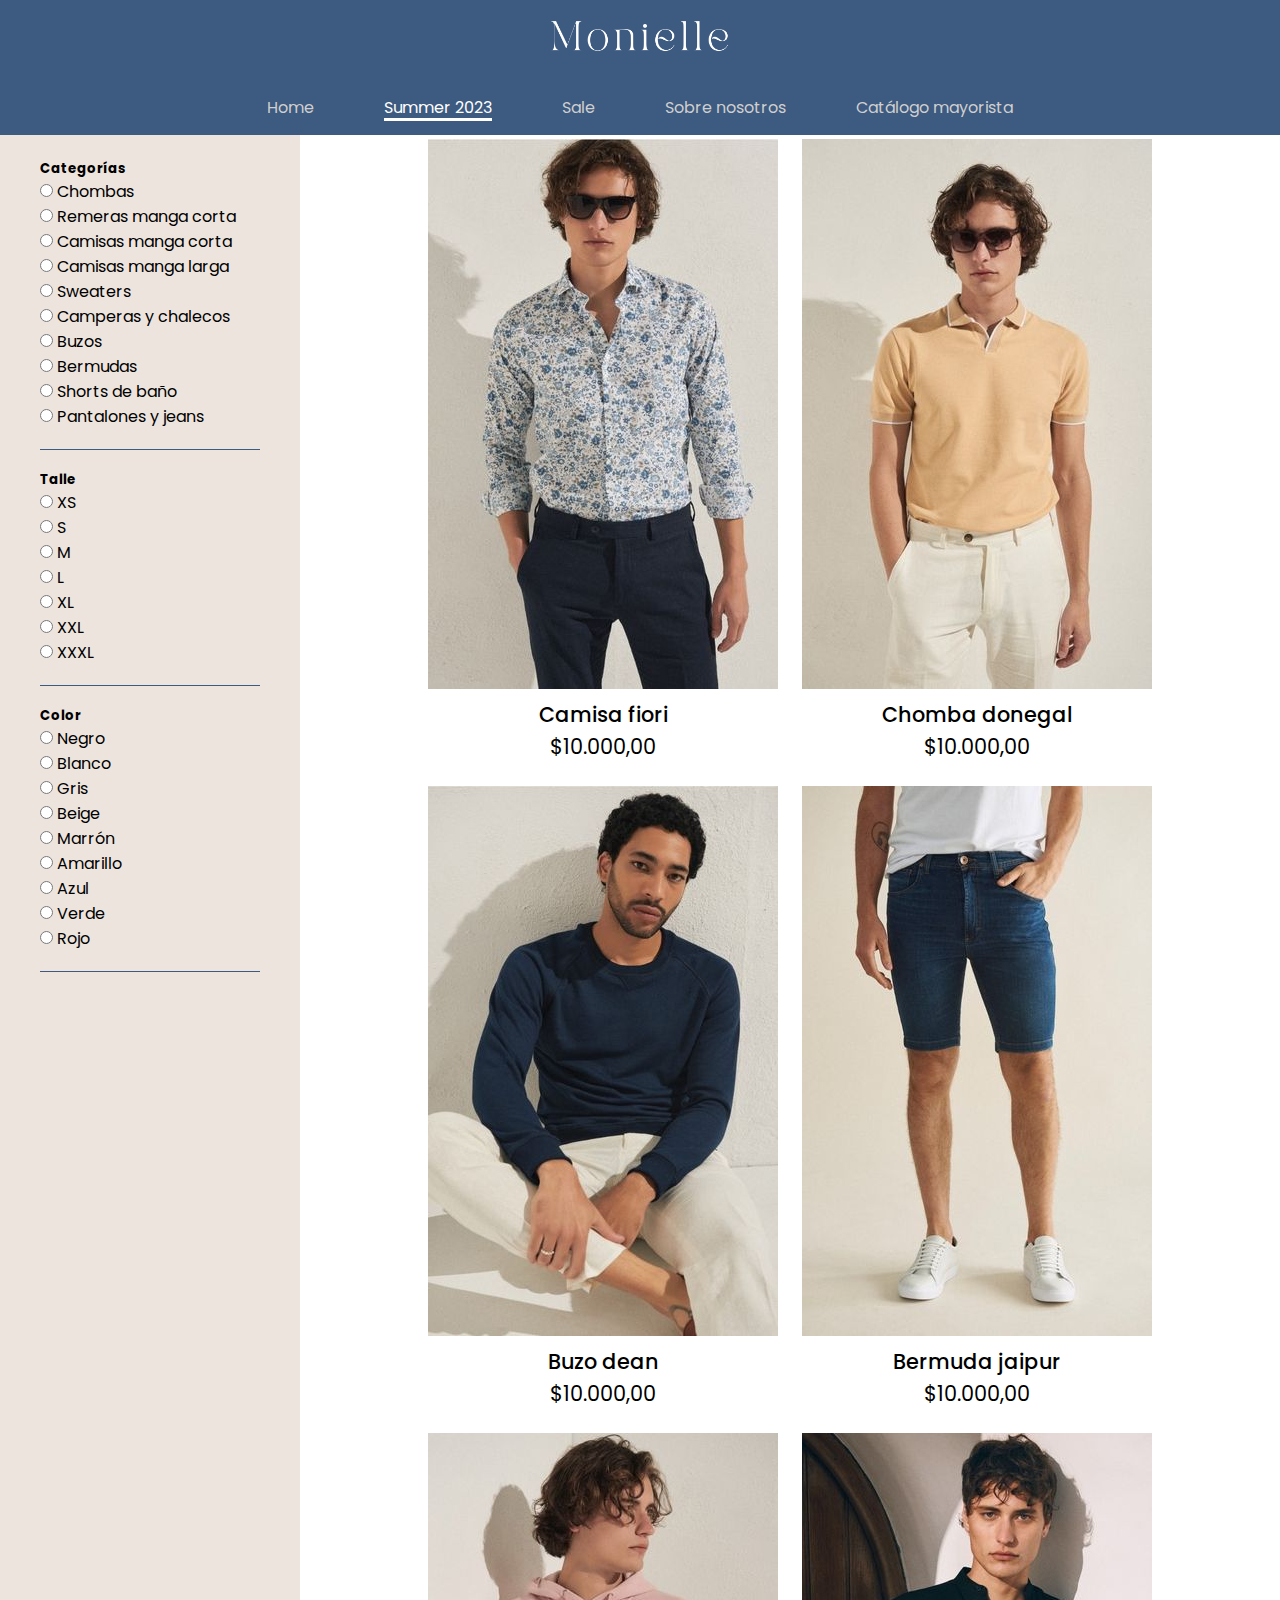
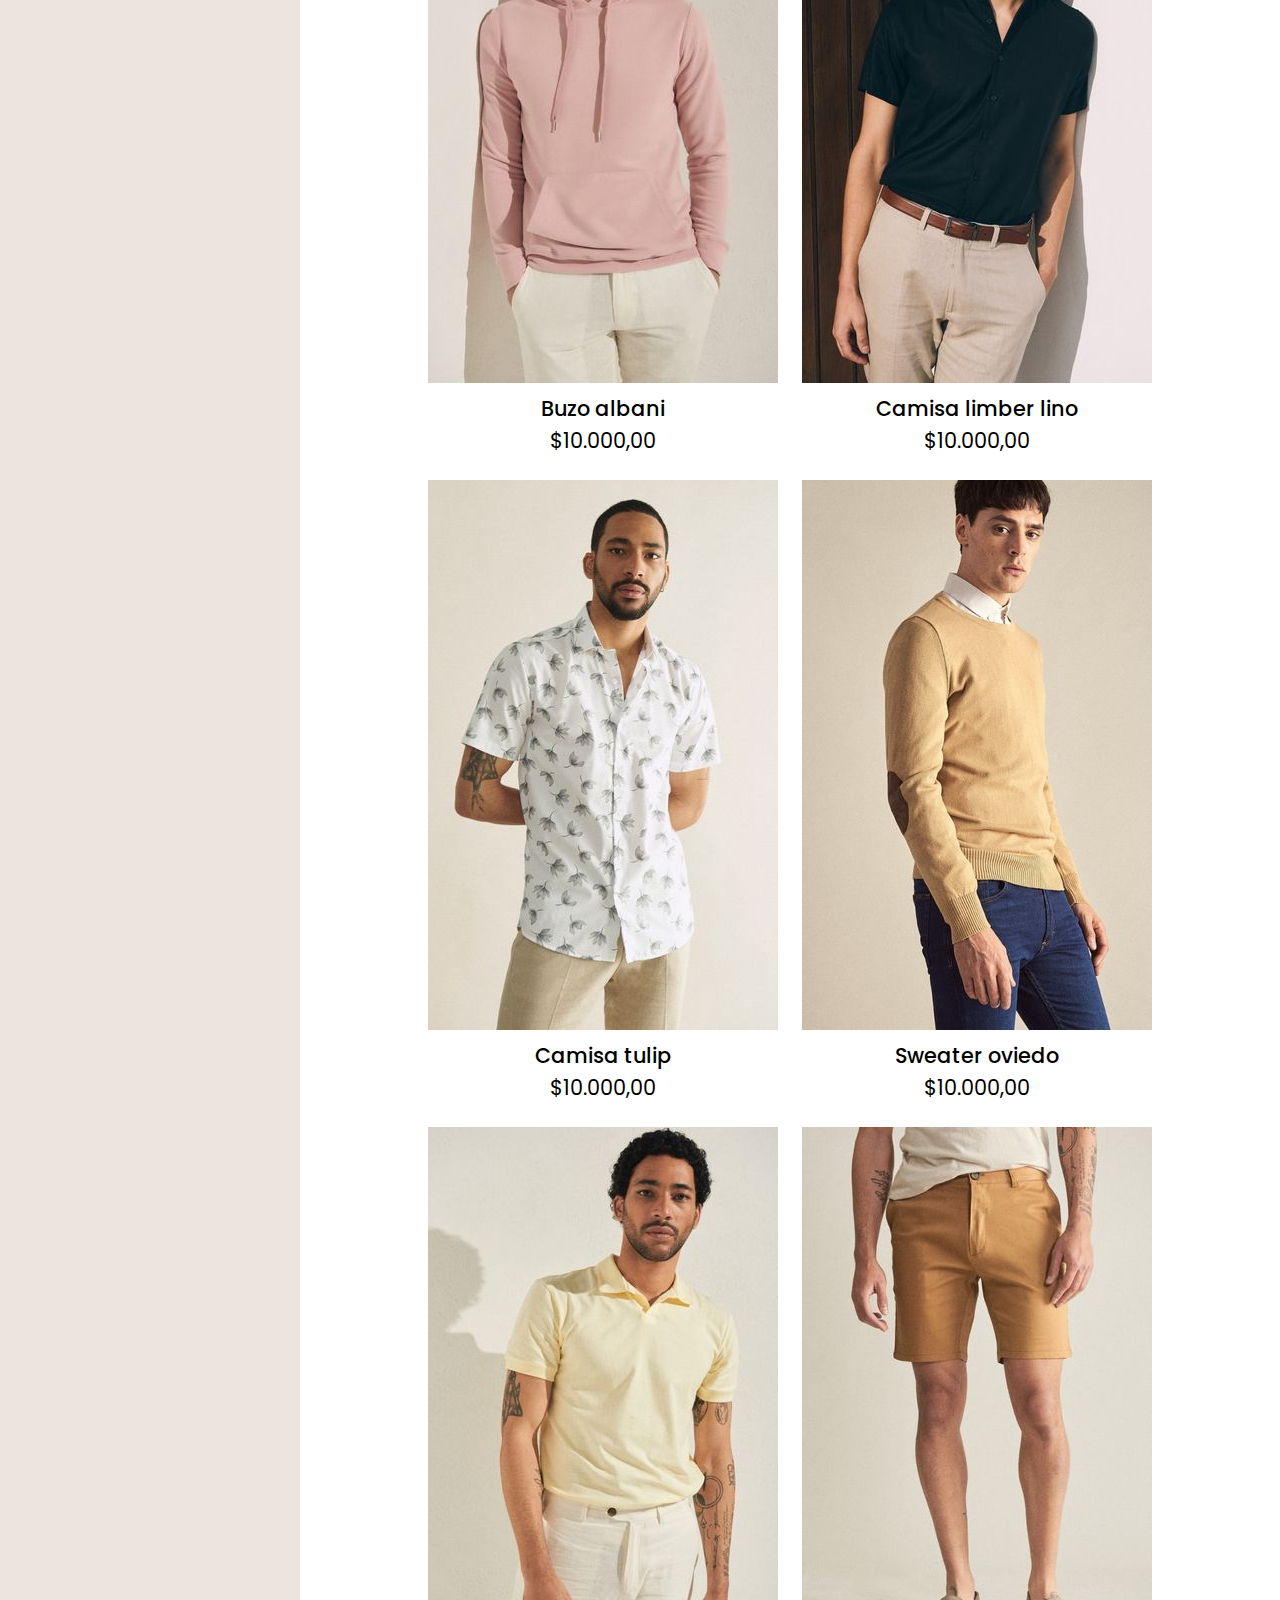
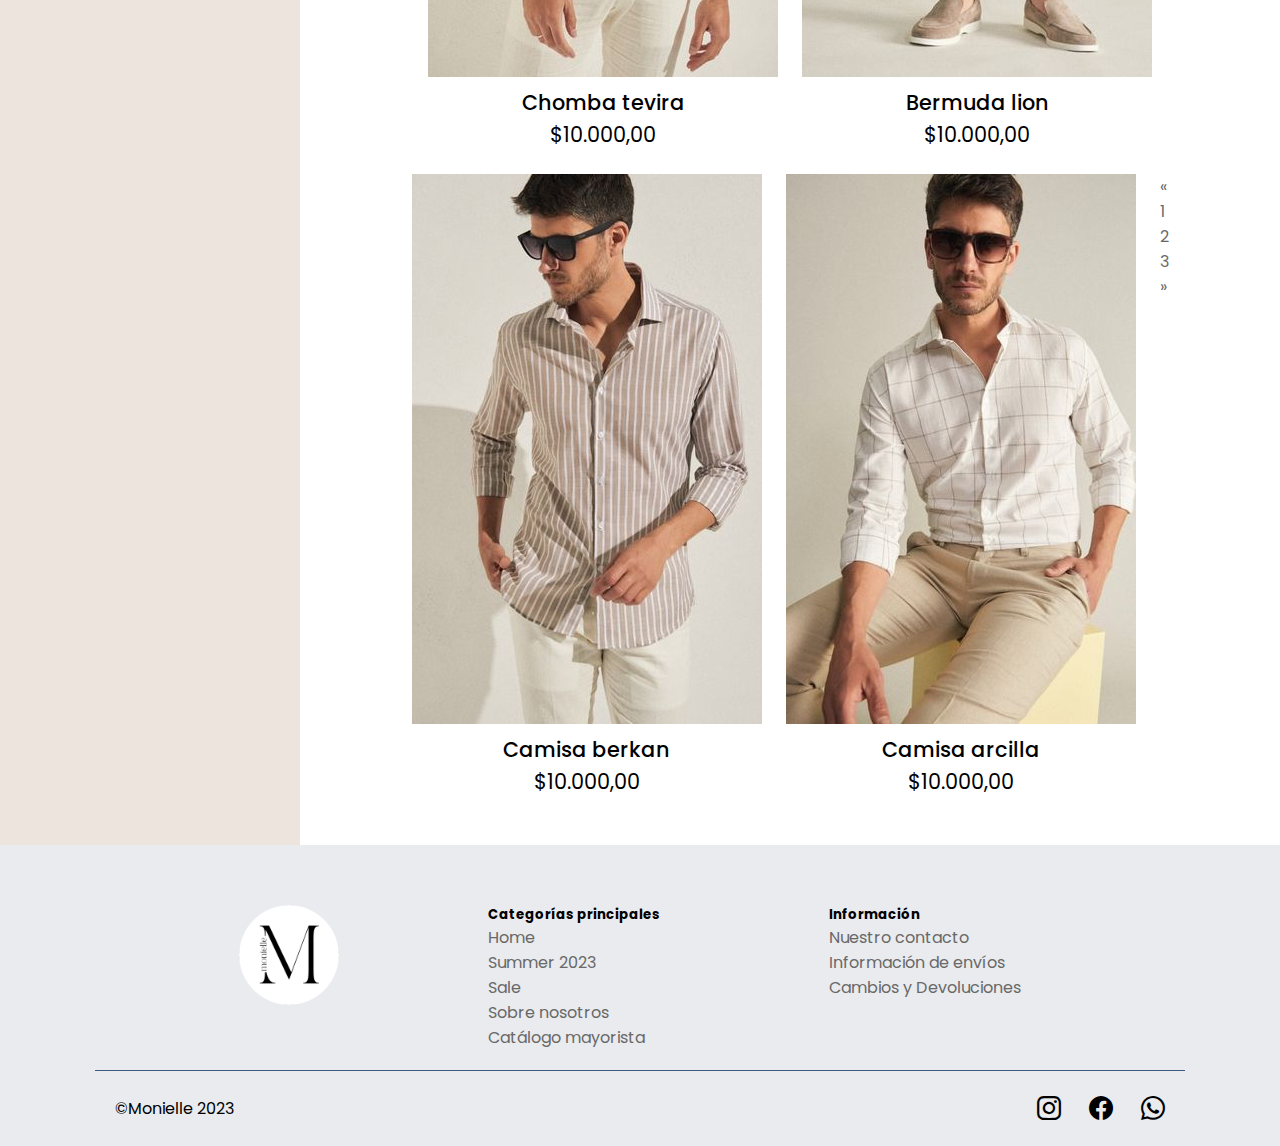
<file: pages/summer.html>
<!DOCTYPE html>
<html lang="es">
<head>
    <meta charset="UTF-8">
    <meta http-equiv="X-UA-Compatible" content="IE=edge">
    <meta name="viewport" content="width=device-width, initial-scale=1.0">

    <meta name="description" content="Nueva colección de verano 2023. Ingresá ahora y descubrí todas la novedades de nuestra colección para hombres. Estilos elegantes y urbanos combinados. Remeras, chombas, camisas, pantalones, jeans, zapatos.">
    <meta name="keywords"  content="ropa masculina, ropa, indumentaria, textil, remeras, buzos, trajes de vestir, vestimenta masculina, tienda de ropa">

    <link rel="shortcut icon" href="../Imagenes/Monielle_circle_black.png" type="image/x-icon">
    <link href="https://cdn.jsdelivr.net/npm/bootstrap@5.3.0-alpha1/dist/css/bootstrap.min.css" rel="stylesheet" integrity="sha384-GLhlTQ8iRABdZLl6O3oVMWSktQOp6b7In1Zl3/Jr59b6EGGoI1aFkw7cmDA6j6gD" crossorigin="anonymous">
    <link rel="stylesheet" href="https://cdn.jsdelivr.net/npm/bootstrap-icons@1.10.3/font/bootstrap-icons.css">
    <link rel="stylesheet" href="../sass/main.css">
    <title>Monielle</title>
</head>

<body>
    <header id="header-home" class="header active">
        <div class="navbar-all">
            <div class="logo-web">
                <a href="../index.html"> <img src="../Imagenes/Monielle_blue.png" alt="Logo de Monielle color azul y blanco"></a>
            </div>

            <!-- NAV WEB -->
            <nav class="menu">
                <ul class="menu-horizontal">
                    <div class="nav-web">
                        <li><a href="../index.html">Home</a></li>
                        <li><a href="./summer.html" class="active-nav">Summer 2023</a>
                        <ul class="menu-vertical">
                            <li><a href="#">Chombas</a></li>
                            <li><a href="#">Remeras manga corta</a></li>
                            <li><a href="#">Camisas manga corta</a></li>
                            <li><a href="#">Camisas manga larga</a></li>
                            <li><a href="#">Sweaters</a></li>
                            <li><a href="#">Camperas y chalecos</a></li>
                            <li><a href="#">Buzos</a></li>
                            <li><a href="#">Bermudas</a></li>
                            <li><a href="#">Shorts de baño</a></li>
                            <li><a href="#">Pantalones y jeans</a></li>
                        </ul>
                    </li>
                    <li><a href="./sale.html">Sale</a></li>
                    <li><a href="./nosotros.html">Sobre nosotros</a></li>
                    <li><a href="./catalogo.html">Catálogo mayorista</a></li>
                    </div>
                </ul>
                
                <!-- NAV MOBILE -->
                <div class="navbar fixed-top" id="nav-mobile">
                    <div class="container-fluid">
                        <a class="navbar-brand logo" href="../index.html"> <img src="../Imagenes/Monielle_blue.png" alt="Logo de Monielle color azul y blanco"></a>
                        <button class="navbar-toggler" type="button" data-bs-toggle="offcanvas" data-bs-target="#offcanvasNavbar" aria-controls="offcanvasNavbar">
                            <span class="navbar-toggler-icon"></span>
                        </button>
                        <div class="offcanvas offcanvas-end" tabindex="-1" id="offcanvasNavbar" aria-labelledby="offcanvasNavbarLabel">
                            <div class="offcanvas-header">
                                <button type="button" class="btn-close" data-bs-dismiss="offcanvas" aria-label="Close"></button>
                            </div>
                            <div class="offcanvas-body">
                                <ul class="navbar-nav justify-content-end flex-grow-1 pe-3">
                                    <li class="nav-item">
                                        <a class="nav-link active" aria-current="page" href="../index.html">Home</a>
                                    </li>
                                    
                                    <li class="nav-item dropdown">
                                        <a class="nav-link dropdown-toggle" href="./summer.html" role="button" data-bs-toggle="dropdown" aria-expanded="false"> Summer 2023</a>
                                        <ul class="dropdown-menu">
                                            <li><a href="./summer.html">Chombas</a></li>
                                            <li><a href="./summer.html">Remeras manga corta</a></li>
                                            <li><a href="./summer.html">Camisas manga corta</a></li>
                                            <li><a href="./summer.html">Camisas manga larga</a></li>
                                            <li><a href="./summer.html">Sweaters</a></li>
                                            <li><a href="./summer.html">Camperas y chalecos</a></li>
                                            <li><a href="./summer.html">Buzos</a></li>
                                            <li><a href="./summer.html">Bermudas</a></li>
                                            <li><a href="./summer.html">Shorts de baño</a></li>
                                            <li><a href="./summer.html">Pantalones y jeans</a></li>
                                        </ul>
                                    </li>
                                    <li class="nav-item">
                                        <a class="nav-link" href="./sale.html">Sale</a>
                                    </li>
                                    <li class="nav-item">
                                        <a class="nav-link" href="./nosotros.html">Sobre nosotros</a>
                                    </li>
                                    <li class="nav-item">
                                        <a class="nav-link" href="./catalogo.html">Catálogo mayorista</a>
                                    </li>
                                </ul>
                                <form class="d-flex mt-3" role="search">
                                    <input class="form-control me-2" type="search" placeholder="Search" aria-label="Search">
                                    <button class="btn btn-outline-success" type="submit">Search</button>
                                </form>
                            </div>
                        </div>
                    </div>
                </div>
            </nav>
    </header>

    
    <main class="container-filters-box">
        <!-- FILTROS DE LA SECCIÓN DE VENTAS -->
        <section class="filters">

            <!-- FILTRO DE CATEGORÍAS -->
            <div class="box-filters filters-web">
                <div class="filter-title">
                    <h5>Categorías</h5>
                </div>
                <div>
                    <div class="form-check">
                        <input class="form-check-input" type="radio" name="flexRadioDefault" id="flexRadioDefault1">
                        <label class="form-check-label" for="flexRadioDefault1">
                          Chombas
                        </label>
                    </div>
                    <div class="form-check">
                        <input class="form-check-input" type="radio" name="flexRadioDefault" id="flexRadioDefault1">
                        <label class="form-check-label" for="flexRadioDefault1">
                            Remeras manga corta
                        </label>
                    </div>
                    <div class="form-check">
                        <input class="form-check-input" type="radio" name="flexRadioDefault" id="flexRadioDefault1">
                        <label class="form-check-label" for="flexRadioDefault1">
                            Camisas manga corta
                        </label>
                    </div>
                    <div class="form-check">
                        <input class="form-check-input" type="radio" name="flexRadioDefault" id="flexRadioDefault1">
                        <label class="form-check-label" for="flexRadioDefault1">
                            Camisas manga larga
                        </label>
                    </div>
                    <div class="form-check">
                        <input class="form-check-input" type="radio" name="flexRadioDefault" id="flexRadioDefault1">
                        <label class="form-check-label" for="flexRadioDefault1">
                            Sweaters
                        </label>
                    </div>
                    <div class="form-check">
                        <input class="form-check-input" type="radio" name="flexRadioDefault" id="flexRadioDefault1">
                        <label class="form-check-label" for="flexRadioDefault1">
                            Camperas y chalecos
                        </label>
                    </div>
                    <div class="form-check">
                        <input class="form-check-input" type="radio" name="flexRadioDefault" id="flexRadioDefault1">
                        <label class="form-check-label" for="flexRadioDefault1">
                            Buzos
                        </label>
                    </div>
                    <div class="form-check">
                        <input class="form-check-input" type="radio" name="flexRadioDefault" id="flexRadioDefault1">
                        <label class="form-check-label" for="flexRadioDefault1">
                            Bermudas
                        </label>
                    </div>
                    <div class="form-check">
                        <input class="form-check-input" type="radio" name="flexRadioDefault" id="flexRadioDefault1">
                        <label class="form-check-label" for="flexRadioDefault1">
                            Shorts de baño
                        </label>
                    </div>
                    <div class="form-check">
                        <input class="form-check-input" type="radio" name="flexRadioDefault" id="flexRadioDefault1">
                        <label class="form-check-label" for="flexRadioDefault1">
                            Pantalones y jeans
                        </label>
                    </div>
                </div>
            </div>

            <!-- FILTROS DE TALLE -->
            <div class="box-filters filters-web">
                <div class="filter-title">
                    <h5>Talle</h5>
                </div>
                <div>
                    
                    <div class="form-check">
                        <input class="form-check-input" type="radio" name="flexRadioDefault" id="flexRadioDefault1">
                        <label class="form-check-label" for="flexRadioDefault1">
                            XS
                        </label>
                    </div>
                    <div class="form-check">
                        <input class="form-check-input" type="radio" name="flexRadioDefault" id="flexRadioDefault1">
                        <label class="form-check-label" for="flexRadioDefault1">
                            S
                        </label>
                    </div>
                    <div class="form-check">
                        <input class="form-check-input" type="radio" name="flexRadioDefault" id="flexRadioDefault1">
                        <label class="form-check-label" for="flexRadioDefault1">
                            M
                        </label>
                    </div>
                    <div class="form-check">
                        <input class="form-check-input" type="radio" name="flexRadioDefault" id="flexRadioDefault1">
                        <label class="form-check-label" for="flexRadioDefault1">
                            L
                        </label>
                    </div>
                    <div class="form-check">
                        <input class="form-check-input" type="radio" name="flexRadioDefault" id="flexRadioDefault1">
                        <label class="form-check-label" for="flexRadioDefault1">
                            XL
                        </label>
                    </div>
                    <div class="form-check">
                        <input class="form-check-input" type="radio" name="flexRadioDefault" id="flexRadioDefault1">
                        <label class="form-check-label" for="flexRadioDefault1">
                            XXL
                        </label>
                    </div>
                    <div class="form-check">
                        <input class="form-check-input" type="radio" name="flexRadioDefault" id="flexRadioDefault1">
                        <label class="form-check-label" for="flexRadioDefault1">
                            XXXL
                        </label>
                    </div>
                </div>
            </div>

            <!-- FILTROS DE COLOR -->
            <div class="box-filters filters-web">
                <div class="filter-title">
                    <h5>Color</h5>
                </div>
                <div>
                    <div class="form-check">
                        <input class="form-check-input" type="radio" name="flexRadioDefault" id="flexRadioDefault1">
                        <label class="form-check-label" for="flexRadioDefault1">
                            Negro
                        </label>
                    </div>
                    <div class="form-check">
                        <input class="form-check-input" type="radio" name="flexRadioDefault" id="flexRadioDefault1">
                        <label class="form-check-label" for="flexRadioDefault1">
                            Blanco
                        </label>
                    </div>
                    <div class="form-check">
                        <input class="form-check-input" type="radio" name="flexRadioDefault" id="flexRadioDefault1">
                        <label class="form-check-label" for="flexRadioDefault1">
                            Gris
                        </label>
                    </div>
                    <div class="form-check">
                        <input class="form-check-input" type="radio" name="flexRadioDefault" id="flexRadioDefault1">
                        <label class="form-check-label" for="flexRadioDefault1">
                            Beige
                        </label>
                    </div>
                    <div class="form-check">
                        <input class="form-check-input" type="radio" name="flexRadioDefault" id="flexRadioDefault1">
                        <label class="form-check-label" for="flexRadioDefault1">
                            Marrón
                        </label>
                    </div>
                    <div class="form-check">
                        <input class="form-check-input" type="radio" name="flexRadioDefault" id="flexRadioDefault1">
                        <label class="form-check-label" for="flexRadioDefault1">
                            Amarillo
                        </label>
                    </div>
                    <div class="form-check">
                        <input class="form-check-input" type="radio" name="flexRadioDefault" id="flexRadioDefault1">
                        <label class="form-check-label" for="flexRadioDefault1">
                            Azul
                        </label>
                    </div>
                    <div class="form-check">
                        <input class="form-check-input" type="radio" name="flexRadioDefault" id="flexRadioDefault1">
                        <label class="form-check-label" for="flexRadioDefault1">
                            Verde
                        </label>
                    </div>
                    <div class="form-check">
                        <input class="form-check-input" type="radio" name="flexRadioDefault" id="flexRadioDefault1">
                        <label class="form-check-label" for="flexRadioDefault1">
                            Rojo
                        </label>
                    </div>
                </div>
            </div>
        </section>
        

        <!-- FILTROS PARA MOBILE OFFCANVAS -->
        <section class="filters-mobile">
            <div class="offcanvas-mobile">
                <button class="btn" type="button" data-bs-toggle="offcanvas" data-bs-target="#offcanvasWithBothOptions" aria-controls="offcanvasWithBothOptions">
                    <i class="bi bi-funnel"></i> Filtros</button>

                <div class="offcanvas offcanvas-start" data-bs-scroll="true" tabindex="-1" id="offcanvasWithBothOptions" aria-labelledby="offcanvasWithBothOptionsLabel">
                    <div class="offcanvas-header">
                        <h5 class="offcanvas-title" id="offcanvasWithBothOptionsLabel">Filtros</h5>
                        <button type="button" class="btn-close" data-bs-dismiss="offcanvas" aria-label="Close"></button>
                    </div>


                    <div div class="offcanvas-body">

                        <!-- FILTROS DE CATEGORÍAS -->
                        <div class="box-filters">
                            <div class="filter-title">
                                <h5>Categorías</h5>
                            </div>
                            <div>
                                <div class="form-check">
                                    <input class="form-check-input" type="radio" name="flexRadioDefault" id="flexRadioDefault1">
                                    <label class="form-check-label" for="flexRadioDefault1">
                                      Chombas
                                    </label>
                                </div>
                                <div class="form-check">
                                    <input class="form-check-input" type="radio" name="flexRadioDefault" id="flexRadioDefault1">
                                    <label class="form-check-label" for="flexRadioDefault1">
                                        Remeras manga corta
                                    </label>
                                </div>
                                <div class="form-check">
                                    <input class="form-check-input" type="radio" name="flexRadioDefault" id="flexRadioDefault1">
                                    <label class="form-check-label" for="flexRadioDefault1">
                                        Camisas manga corta
                                    </label>
                                </div>
                                <div class="form-check">
                                    <input class="form-check-input" type="radio" name="flexRadioDefault" id="flexRadioDefault1">
                                    <label class="form-check-label" for="flexRadioDefault1">
                                        Camisas manga larga
                                    </label>
                                </div>
                                <div class="form-check">
                                    <input class="form-check-input" type="radio" name="flexRadioDefault" id="flexRadioDefault1">
                                    <label class="form-check-label" for="flexRadioDefault1">
                                        Sweaters
                                    </label>
                                </div>
                                <div class="form-check">
                                    <input class="form-check-input" type="radio" name="flexRadioDefault" id="flexRadioDefault1">
                                    <label class="form-check-label" for="flexRadioDefault1">
                                        Camperas y chalecos
                                    </label>
                                </div>
                                <div class="form-check">
                                    <input class="form-check-input" type="radio" name="flexRadioDefault" id="flexRadioDefault1">
                                    <label class="form-check-label" for="flexRadioDefault1">
                                        Buzos
                                    </label>
                                </div>
                                <div class="form-check">
                                    <input class="form-check-input" type="radio" name="flexRadioDefault" id="flexRadioDefault1">
                                    <label class="form-check-label" for="flexRadioDefault1">
                                        Bermudas
                                    </label>
                                </div>
                                <div class="form-check">
                                    <input class="form-check-input" type="radio" name="flexRadioDefault" id="flexRadioDefault1">
                                    <label class="form-check-label" for="flexRadioDefault1">
                                        Shorts de baño
                                    </label>
                                </div>
                                <div class="form-check">
                                    <input class="form-check-input" type="radio" name="flexRadioDefault" id="flexRadioDefault1">
                                    <label class="form-check-label" for="flexRadioDefault1">
                                        Pantalones y jeans
                                    </label>
                                </div>
                            </div>
                        </div>

                        <!-- FILTROS DE TALLE -->
                        <div class="box-filters">
                            <div class="filter-title">
                                <h5>Talle</h5>
                            </div>
                            <div>
                                
                                <div class="form-check">
                                    <input class="form-check-input" type="radio" name="flexRadioDefault" id="flexRadioDefault1">
                                    <label class="form-check-label" for="flexRadioDefault1">
                                        XS
                                    </label>
                                </div>
                                <div class="form-check">
                                    <input class="form-check-input" type="radio" name="flexRadioDefault" id="flexRadioDefault1">
                                    <label class="form-check-label" for="flexRadioDefault1">
                                        S
                                    </label>
                                </div>
                                <div class="form-check">
                                    <input class="form-check-input" type="radio" name="flexRadioDefault" id="flexRadioDefault1">
                                    <label class="form-check-label" for="flexRadioDefault1">
                                        M
                                    </label>
                                </div>
                                <div class="form-check">
                                    <input class="form-check-input" type="radio" name="flexRadioDefault" id="flexRadioDefault1">
                                    <label class="form-check-label" for="flexRadioDefault1">
                                        L
                                    </label>
                                </div>
                                <div class="form-check">
                                    <input class="form-check-input" type="radio" name="flexRadioDefault" id="flexRadioDefault1">
                                    <label class="form-check-label" for="flexRadioDefault1">
                                        XL
                                    </label>
                                </div>
                                <div class="form-check">
                                    <input class="form-check-input" type="radio" name="flexRadioDefault" id="flexRadioDefault1">
                                    <label class="form-check-label" for="flexRadioDefault1">
                                        XXL
                                    </label>
                                </div>
                                <div class="form-check">
                                    <input class="form-check-input" type="radio" name="flexRadioDefault" id="flexRadioDefault1">
                                    <label class="form-check-label" for="flexRadioDefault1">
                                        XXXL
                                    </label>
                                </div>
                            </div>
                        </div>

                        <!-- FILTROS DE COLOR -->
                        <div class="box-filters">
                            <div class="filter-title">
                                <h5>Color</h5>
                            </div>
                            <div>
                                <div class="form-check">
                                    <input class="form-check-input" type="radio" name="flexRadioDefault" id="flexRadioDefault1">
                                    <label class="form-check-label" for="flexRadioDefault1">
                                        Negro
                                    </label>
                                </div>
                                <div class="form-check">
                                    <input class="form-check-input" type="radio" name="flexRadioDefault" id="flexRadioDefault1">
                                    <label class="form-check-label" for="flexRadioDefault1">
                                        Blanco
                                    </label>
                                </div>
                                <div class="form-check">
                                    <input class="form-check-input" type="radio" name="flexRadioDefault" id="flexRadioDefault1">
                                    <label class="form-check-label" for="flexRadioDefault1">
                                        Gris
                                    </label>
                                </div>
                                <div class="form-check">
                                    <input class="form-check-input" type="radio" name="flexRadioDefault" id="flexRadioDefault1">
                                    <label class="form-check-label" for="flexRadioDefault1">
                                        Beige
                                    </label>
                                </div>
                                <div class="form-check">
                                    <input class="form-check-input" type="radio" name="flexRadioDefault" id="flexRadioDefault1">
                                    <label class="form-check-label" for="flexRadioDefault1">
                                        Marrón
                                    </label>
                                </div>
                                <div class="form-check">
                                    <input class="form-check-input" type="radio" name="flexRadioDefault" id="flexRadioDefault1">
                                    <label class="form-check-label" for="flexRadioDefault1">
                                        Amarillo
                                    </label>
                                </div>
                                <div class="form-check">
                                    <input class="form-check-input" type="radio" name="flexRadioDefault" id="flexRadioDefault1">
                                    <label class="form-check-label" for="flexRadioDefault1">
                                        Azul
                                    </label>
                                </div>
                                <div class="form-check">
                                    <input class="form-check-input" type="radio" name="flexRadioDefault" id="flexRadioDefault1">
                                    <label class="form-check-label" for="flexRadioDefault1">
                                        Verde
                                    </label>
                                </div>
                                <div class="form-check">
                                    <input class="form-check-input" type="radio" name="flexRadioDefault" id="flexRadioDefault1">
                                    <label class="form-check-label" for="flexRadioDefault1">
                                        Rojo
                                    </label>
                                </div>
                            </div>
                        </div>
                    </div>
                </div>
            </div>
        </section>


        <!-- BOXS DE PRENDAS A LA VENTA -->
        <section class="set-box-clothes">
            <div class="box-clothes">
                <a href="#"><img src="../Imagenes/productos-summer-2023/camisa-fiori.jpg" alt="Modelo masculino vistiendo camisa floreada azul" class="img-box-clothes-summersale"></a>
                <div>
                    <h2 class="title-box-clothes">
                        <a href="#">Camisa fiori</a>
                    </h2>
                </div>
                <div>
                    <span class="price-box-clothes">
                        $10.000,00
                    </span>
                </div>
            </div>
            <div class="box-clothes">
                <a href="#"><img src="../Imagenes/productos-summer-2023/chomba-donegal.jpg" alt="Modelo masculino vistiendo chomba color beige" class="img-box-clothes-summersale"></a>
                <div>
                    <h2 class="title-box-clothes">
                        <a href="#">Chomba donegal</a>
                    </h2>
                </div>
                <div>
                    <span class="price-box-clothes">
                        $10.000,00
                    </span>
                </div>
            </div>
            <div class="box-clothes">
                <a href="#"><img src="../Imagenes/productos-summer-2023/buzo-dean.jpg" alt="Modelo masculino vistiendo buzo manga larga azul oscuro" class="img-box-clothes-summersale"></a>
                <div>
                    <h2 class="title-box-clothes">
                        <a href="#">Buzo dean</a>
                    </h2>
                </div>
                <div>
                    <span class="price-box-clothes">
                        $10.000,00
                    </span>
                </div>
            </div>
            <div class="box-clothes">
                <a href="#"><img src="../Imagenes/productos-summer-2023/bermuda-jaipur-medium.jpg" alt="Modelo masculino vistiendo bermuda de jean color azul oscuro" class="img-box-clothes-summersale"></a>
                <div>
                    <h2 class="title-box-clothes">
                        <a href="#">Bermuda jaipur</a>
                    </h2>
                </div>
                <div>
                    <span class="price-box-clothes">
                        $10.000,00
                    </span>
                </div>
            </div>
            <div class="box-clothes">
                <a href="#"><img src="../Imagenes/productos-summer-2023/buzo-hoodie-albani.jpg" alt="Modelo masculino vistiendo buzo de algodon color rosa pastel" class="img-box-clothes-summersale"></a>
                <div>
                    <h2 class="title-box-clothes">
                        <a href="#">Buzo albani</a>
                    </h2>
                </div>
                <div>
                    <span class="price-box-clothes">
                        $10.000,00
                    </span>
                </div>
            </div>
            <div class="box-clothes">
                <a href="#"><img src="../Imagenes/productos-summer-2023/camisa-limber-lino.jpg" alt="Modelo masculino vistiendo camisa de lino color negra" class="img-box-clothes-summersale"></a>
                <div>
                    <h2 class="title-box-clothes">
                        <a href="#">Camisa limber lino</a>
                    </h2>
                </div>
                <div>
                    <span class="price-box-clothes">
                        $10.000,00
                    </span>
                </div>
            </div>
            <div class="box-clothes">
                <a href="#"><img src="../Imagenes/productos-summer-2023/camisa-tulip.jpg" alt="Modelo masculino vistiendo camisa blanca estampada con figuras en negro" class="img-box-clothes-summersale"></a>
                <div>
                    <h2 class="title-box-clothes">
                        <a href="#">Camisa tulip</a>
                    </h2>
                </div>
                <div>
                    <span class="price-box-clothes">
                        $10.000,00
                    </span>
                </div>
            </div>
            <div class="box-clothes">
                <a href="#"><img src="../Imagenes/productos-summer-2023/sweater-oviedo-coderas-caramel.jpg" alt="Modelo masculino vistiendo sweater color caramel con coderas" class="img-box-clothes-summersale"></a>
                <div>
                    <h2 class="title-box-clothes">
                        <a href="#">Sweater oviedo</a>
                    </h2>
                </div>
                <div>
                    <span class="price-box-clothes">
                        $10.000,00
                    </span>
                </div>
            </div>
            <div class="box-clothes">
                <a href="#"><img src="../Imagenes/productos-summer-2023/chomba-tevira.jpg" alt="Modelo masculino vistiendo chomba manga corta color amarillo pastel" class="img-box-clothes-summersale"></a>
                <div>
                    <h2 class="title-box-clothes">
                        <a href="#">Chomba tevira</a>
                    </h2>
                </div>
                <div>
                    <span class="price-box-clothes">
                        $10.000,00
                    </span>
                </div>
            </div>
            <div class="box-clothes">
                <a href="#"><img src="../Imagenes/productos-summer-2023/bermuda-lion.jpg" alt="Modelo masculino vistiendo bermuda de vestir color camel" class="img-box-clothes-summersale"></a>
                <div>
                    <h2 class="title-box-clothes">
                        <a href="#">Bermuda lion</a>
                    </h2>
                </div>
                <div>
                    <span class="price-box-clothes">
                        $10.000,00
                    </span>
                </div>
            </div>
            <div class="box-clothes">
                <a href="#"><img src="../Imagenes/productos-summer-2023/camisa-berkan.jpg" alt="Modelo masculino vistiendo camisa rallada color beige y blanco" class="img-box-clothes-summersale"></a>
                <div>
                    <h2 class="title-box-clothes">
                        <a href="#">Camisa berkan</a>
                    </h2>
                </div>
                <div>
                    <span class="price-box-clothes">
                        $10.000,00
                    </span>
                </div>
            </div>
            <div class="box-clothes">
                <a href="#"><img src="../Imagenes/productos-summer-2023/camisa-arcila.jpg" alt="Modelo masculino vistiendo camisa blanca con suaves recuadros grises" class="img-box-clothes-summersale"></a>
                <div>
                    <h2 class="title-box-clothes">
                        <a href="#">Camisa arcilla</a>
                    </h2>
                </div>
                <div>
                    <span class="price-box-clothes">
                        $10.000,00
                    </span>
                </div>
            </div>


            <!-- PAGINACION  -->
            <div class="pagination-end">
                <nav aria-label="Page navigation example">
                    <ul class="pagination">
                      <li class="page-item">
                        <a class="page-link" href="#" aria-label="Previous">
                          <span aria-hidden="true">&laquo;</span>
                        </a>
                      </li>
                      <li class="page-item"><a class="page-link" href="#">1</a></li>
                      <li class="page-item"><a class="page-link" href="#">2</a></li>
                      <li class="page-item"><a class="page-link" href="#">3</a></li>
                      <li class="page-item">
                        <a class="page-link" href="#" aria-label="Next">
                          <span aria-hidden="true">&raquo;</span>
                        </a>
                      </li>
                    </ul>
                  </nav>
            </div>
        </section>
    </main>


    

    <!-- FOOTER!! -->
    <footer id="footer">
        <div class="content-footer">
            <div class="img-footer">
                <img src="../Imagenes/Monielle_circle_white.png" alt="logo redondo color blanco de Monielle">
            </div>
            <div class="categorias-principales">
                <h5>Categorías principales</h5>
                <ul>
                    <li><a href="../index.html">Home</a></li>
                    <li><a href="./summer.html">Summer 2023</a></li>
                    <li><a href="./sale.html">Sale</a></li>
                    <li><a href="./nosotros.html">Sobre nosotros</a></li>
                    <li><a href="./catalogo.html">Catálogo mayorista</a></li>
                </ul>
            </div>
            <div class="info-footer">
                <h5>Información</h5>
                <ul>
                    <li><a href="#">Nuestro contacto</a></li>
                    <li><a href="#">Información de envíos</a></li>
                    <li><a href="#">Cambios y Devoluciones</a></li>
                </ul>
            </div>
        </div>

        <div class="content-final-footer">
            <p>&copy;Monielle 2023</p>
            <div class="social-media">
                <ul class="content-social-footer">
                    <li><a href="#"><i class="bi bi-instagram"></i></a></li>
                    <li><a href="#"><i class="bi bi-facebook"></i></a></li>
                    <li><a href="#"><i class="bi bi-whatsapp"></i></a></li>
                </ul>
            </div>
        </div>

    </footer>

    <script src="https://cdn.jsdelivr.net/npm/bootstrap@5.3.0-alpha1/dist/js/bootstrap.bundle.min.js" integrity="sha384-w76AqPfDkMBDXo30jS1Sgez6pr3x5MlQ1ZAGC+nuZB+EYdgRZgiwxhTBTkF7CXvN" crossorigin="anonymous"></script>

</body>
</html>
</file>
<file: sass/main.css>
@charset "UTF-8";
/* VARIABLES */ /* PAGINA INDEX */
@import url("https://fonts.googleapis.com/css2?family=Poppins:wght@300;400;500;700&display=swap");
.icon-home {
  width: 40px;
}

/*SECCION DE PRENDAS DESTACADAS - INDEX*/
#prendas-temporada {
  padding: 40px;
  text-align: center;
}

.box-clothes a {
  text-decoration: none;
  color: #000000;
  overflow: hidden;
}

.box-clothes a img {
  width: 100%;
  transition: 1s;
}

#prendas-temporada .box-clothes a img:hover {
  transform: scale(1.1);
}

.button {
  background-color: #000000;
  padding: 8px 16px;
  text-decoration: none;
  border-radius: 8px;
  color: #ffffff;
}

.button:hover {
  background-color: #3D5A80;
  color: #ffffff;
}

.button-content {
  margin: 48px 0px;
}

.content-box-clothes {
  display: grid;
  grid-template-columns: repeat(4, 1fr);
  gap: 40px;
  margin: 0px 60px;
}

.box-clothes {
  display: flex;
  flex-direction: column;
  align-items: center;
}

/* SECCION DE INFORMACIÓN EXTRA - INDEX*/
.info-home {
  display: flex;
  flex-wrap: wrap;
  justify-content: center;
  background-color: #EDE4DE;
  align-items: center;
  gap: 60px;
  padding: 48px;
  margin: 32px 0px;
}

.item-info {
  text-align: center;
}

.item-info h4 {
  font-weight: 700;
}

.item-info h5 {
  font-weight: 400;
}

/* SECCION DE GALERIA - INDEX*/
.collage-container {
  display: grid;
  grid-template-columns: repeat(3, 1fr);
  /* grid-auto-rows: 500px;*/
  grid-template-rows: 200px 200px 100px 300px;
  padding: 48px 95px;
  grid-gap: 20px;
}

.collage-container .gallery-one {
  grid-row: 1/3;
}

.collage-container .gallery-two {
  grid-row: 1/4;
}

.collage-container .gallery-three {
  grid-row: 1/3;
}

.collage-container .gallery-four {
  grid-row: 3/5;
}

.collage-container .gallery-five {
  grid-row: 4/5;
}

.collage-container .gallery-six {
  grid-row: 3/5;
}

.block-collage {
  position: relative;
}

.collage-container img {
  width: 100%;
  height: 100%;
  -o-object-fit: cover;
     object-fit: cover;
  -o-object-position: top;
     object-position: top;
}

.gallery-five img {
  -o-object-position: center;
     object-position: center;
}

.title-block-collage {
  position: absolute;
  bottom: 50px;
  width: 100%;
  text-align: center;
  color: #ffffff;
}

.button-block-collage {
  position: absolute;
  bottom: 0;
  background: linear-gradient(rgba(255, 255, 255, 0), rgba(0, 0, 0, 0.5));
  width: 100%;
  padding: 20px;
  text-align: center;
}

.button-block-collage a:hover {
  background-color: #ffffff;
  color: #000000;
}

.button-block-collage a:active {
  background-color: #ffffff;
  color: #000000;
}

.button-block-collage a {
  display: inline;
  border: solid 2px;
  border-color: #ffffff;
  text-decoration: none;
  padding: 8px 16px;
  border-radius: 8px;
  color: #ffffff;
  font-size: 1.1rem;
  font-weight: 500;
  margin-bottom: 20px;
}

.button-block-collage a:hover {
  color: #000000;
  background-color: #ffffff;
}

/*PAGINA SUMMER*/
.container-filters-box {
  display: flex;
  justify-content: space-between;
}
.container-filters-box .filters {
  background-color: #EDE4DE;
  padding: 20px 40px;
  min-width: 300px;
}
.container-filters-box .filters .box-filters {
  border-bottom: solid 1px;
  padding: 20px 0px;
  border-color: #3D5A80;
}
.container-filters-box .filters .box-filters ul {
  padding: 0px;
  min-width: 190px;
}
.container-filters-box .filters-mobile {
  padding-top: 14px;
  padding-bottom: 14px;
  padding-left: 24px;
  background-color: #EDE4DE;
}
.container-filters-box .filters-mobile .btn {
  background-color: #96adca;
}
.container-filters-box .filters-mobile .offcanvas-header {
  background-color: #3D5A80;
  color: #ffffff;
}
.container-filters-box .set-box-clothes {
  display: flex;
  flex-wrap: wrap;
  justify-content: center;
  gap: 24px;
  margin: 20px 20px 48px;
}

.box-clothes .title-box-clothes a {
  text-decoration: none;
  color: #000000;
  font-size: 1.3rem;
  font-weight: 500;
}
.box-clothes .img-box-clothes-summersale {
  max-width: 100%;
  height: auto;
}
.box-clothes .price-box-clothes {
  color: #000000;
  font-size: 1.3rem;
}

.set-box-clothes .box-clothes a {
  text-decoration: none;
  color: #000000;
  overflow: hidden;
}

.set-box-clothes .box-clothes a img {
  width: 100%;
  transition: 1s;
}

.set-box-clothes .box-clothes a img:hover {
  transform: scale(1.1);
}

/* PÁGINA SALE */
.oldprice-box-clothes {
  text-decoration: line-through;
  color: #979797;
  font-size: 1.1rem;
}

.ofert-text-box {
  background-color: #3D5A80;
  font-weight: 400;
  display: inline;
  color: #ffffff;
  padding: 4px 16px;
  border-radius: 0px 8px 8px 0px;
  margin: 16px 0px;
  position: absolute;
}

.set-box-clothes .ofert-text-box {
  z-index: 1;
}

.img-box-clothes {
  max-width: 100%;
  height: auto;
}

.set-box-clothes .ofert-img {
  text-decoration: none;
  color: #000000;
  overflow: hidden;
}

.set-box-clothes .ofert-img img {
  width: 100%;
  transition: 1s;
  transform-origin: center center;
}

.set-box-clothes .ofert-img img:hover {
  transform: scale(1.1);
}

/* PAGINA NOSOTROS*/
.contact {
  text-align: center;
}

.container-us-contact {
  margin: 0px 100px;
}
.container-us-contact .about-us {
  padding-bottom: 56px;
  border-bottom: solid 1px;
  border-color: #3D5A80;
}
.container-us-contact .about-us .container-img-us {
  display: grid;
  grid-template-columns: repeat(3, 1fr);
  gap: 27px;
}
.container-us-contact .container-us-contact img {
  width: 100%;
  height: auto;
  -o-object-fit: cover;
     object-fit: cover;
  -o-object-position: center;
     object-position: center;
}
.container-us-contact .contact-container {
  padding-top: 56px;
  text-align: center;
}
.container-us-contact .contact-container .btn {
  background-color: #000000;
  padding: 8px 16px;
  margin: 20px 0px 48px;
  text-decoration: none;
  border-radius: 8px;
  color: #ffffff;
}
.container-us-contact .contact-container .btn:hover {
  background-color: #3D5A80;
  color: #ffffff;
}

p span {
  display: block;
  padding: 8px;
}

.container-us-contact .container-img-us {
  text-decoration: none;
  color: #000000;
  overflow: hidden;
}

.container-us-contact .container-img-us img {
  width: 100%;
  transition: 1s;
}

.container-us-contact .container-img-us img:hover {
  transform: scale(1.1);
}

.container-sign-in {
  margin: 0px 100px;
  text-align: center;
}
.container-sign-in .text-signIn {
  margin-bottom: 32px;
}
.container-sign-in .btn {
  background-color: #000000;
  padding: 8px 16px;
  margin: 20px 0px 48px;
  text-decoration: none;
  border-radius: 8px;
  color: #ffffff;
}
.container-sign-in .btn:hover {
  background-color: #3D5A80;
  color: #ffffff;
}
.container-sign-in a {
  color: #6c99cf;
  text-decoration: underline;
}

* {
  padding: 0px;
  margin: 0px;
  box-sizing: border-box;
  font-family: "Poppins", sans-serif;
}

/* ESTILOS GENERALES */
/* ESTILOS DE TIPOGRAFÍAS GENERALES */
h1 {
  font-weight: 500;
  text-align: center;
  margin-top: 40px;
  margin-bottom: 16px;
}

/* HEADER */
.logo-web {
  background-color: #3D5A80;
  text-align: center;
  padding: 10px;
}
.logo-web img {
  width: 200px;
}

.logo img {
  width: 200px;
}

header {
  position: sticky;
  top: 0px;
  z-index: 10;
}
header nav {
  margin: auto;
  font-size: 100%;
  margin-top: 0px;
  background-color: #3D5A80;
}

.nav-web > li > a {
  display: block;
  padding: 15px 0px;
  color: #cfcfcf;
  text-decoration: none;
  margin: 0px 35px;
}

.nav-web > li > a:hover {
  color: #ffffff;
  /*
  text-decoration: underline;
  text-underline-position: under;
  text-decoration-color: #ffffff;
  text-decoration-thickness: 2.5px;
  */
}

.nav-web > li > a.active-nav {
  color: #ffffff;
  text-decoration: underline;
  text-underline-position: under;
  text-decoration-color: #ffffff;
  text-decoration-thickness: 2.5px;
}

.nav-web {
  list-style: none;
  display: flex;
  justify-content: center;
  margin-bottom: -1rem;
}
.nav-web li:hover .menu-vertical {
  display: block;
}
.nav-web ul li {
  margin: 0px 0px;
}

.menu-vertical {
  position: absolute;
  display: none;
  list-style: none;
  width: 220px;
  background-color: rgba(61, 90, 128, 0.4509803922);
  padding: 5px 15px;
  border-radius: 0px 0px 15px 15px;
}
.menu-vertical li:hover {
  background-color: rgba(61, 90, 128, 0.8549019608);
  border-radius: 8px;
  display: block;
}
.menu-vertical li a {
  display: block;
  color: #ffffff;
  padding: 15px 15x 15px 20px;
  text-decoration: none;
}

.navbar {
  background-color: #3D5A80;
}

button.navbar-toggler {
  background-color: rgba(255, 255, 255, 0.6117647059);
}

.dropdown-menu a {
  text-decoration: none;
  color: #102641;
}

/*FOOTER*/
#footer {
  background-color: #e9ebee;
}

.img-footer img {
  max-width: 100px;
  margin: 20px 0px;
}

.content-footer {
  display: flex;
  flex-wrap: wrap;
  justify-content: space-around;
  align-items: flex-start;
  border-bottom: solid 1px;
  border-color: #3D5A80;
  padding: 40px 80px 0px;
  margin: 0px 95px;
}

#footer ul, a, li {
  text-decoration: none;
  list-style: none;
  color: #686868;
  padding: 0px;
}

.categorias-principales, .info-footer, a:hover {
  color: #000000;
}

.content-final-footer {
  display: flex;
  justify-content: space-between;
  align-items: center;
  margin: 0px 95px;
  padding: 20px;
}
.content-final-footer li a i {
  font-size: 1.5rem;
  color: #000000;
}

.content-final-footer li:hover a i {
  color: #3D5A80;
}

.content-social-footer {
  display: flex;
  gap: 28px;
  align-items: center;
}

.categorias-principales, .info-footer {
  padding: 20px;
  display: flex;
  flex-direction: column;
}

/* DISEÑO ADAPTATIVO CON MEDIA */
/* NAV BAR */
@media screen and (max-width: 768px) {
  #prendas-temporada {
    padding: 0;
  }
}
@media screen and (min-width: 861px) {
  #nav-mobile {
    display: none;
    padding-top: 0;
  }
}
@media screen and (max-width: 860px) {
  .menu-horizontal {
    display: none;
  }
  .logo-web {
    display: none;
  }
  .bannerSlide {
    padding-top: 79px;
  }
}
/* PRENDAS DESTACADAS CON MEDIA QUERIES */
@media screen and (max-width: 1023px) {
  .content-box-clothes {
    display: grid;
    grid-template-columns: repeat(2, 1fr);
    gap: 40px 20px;
    margin: 16px 48px;
  }
  #prendas-temporada {
    padding: 0px;
  }
}
@media screen and (max-width: 600px) {
  .content-box-clothes {
    margin: 16px 20px;
  }
}
/* GALERIA CON MEDIA QUERIES */
@media screen and (max-width: 1023px) {
  .collage-container {
    grid-template-columns: 1fr 1fr;
    grid-template-rows: 300px 300px 300px 300px 300px;
    padding: 0;
    margin: 20px 48px;
  }
  .collage-container .gallery-one {
    grid-row: 1/3;
  }
  .collage-container .gallery-two {
    grid-row: auto;
  }
  .collage-container .gallery-three {
    grid-row: 2/4;
    grid-column: auto;
  }
  .collage-container .gallery-four {
    grid-row: 3/5;
  }
  .collage-container .gallery-five {
    grid-row: 5/6;
    grid-column: 1/3;
  }
  .collage-container .gallery-six {
    grid-row: auto;
  }
}
@media screen and (max-width: 600px) {
  .collage-container {
    grid-template-columns: 1fr 1fr;
    grid-template-rows: 400px 400px 400px 400px;
    padding: 0;
    margin: 20px;
  }
  .collage-container .gallery-one {
    grid-row: auto;
  }
  .collage-container .gallery-two {
    grid-row: auto;
  }
  .collage-container .gallery-three {
    grid-row: auto;
    grid-column: 1/3;
  }
  .collage-container .gallery-four {
    grid-row: auto;
  }
  .collage-container .gallery-five {
    grid-row: 4/5;
    grid-column: 1/3;
  }
  .collage-container .gallery-six {
    grid-row: auto;
  }
  .button-block-collage a {
    font-size: 0.5rem;
  }
}
/* FOOTER CON MEDIA QUERIES */
@media screen and (max-width: 1023px) {
  .content-footer {
    flex-direction: column;
    margin: 48px;
    padding: 40px 20px 0px;
  }
  .content-final-footer {
    flex-wrap: wrap;
    margin: 0px 48px;
  }
  .content-final-footer p, .social-media {
    padding: 0px 20px;
  }
}
@media screen and (max-width: 480px) {
  .content-footer {
    padding: 40px 0px;
  }
  .content-final-footer {
    padding: 0px 0px 20px;
  }
}
/* PÁGINA SUMMER 2023 */
@media screen and (max-width: 1023px) {
  .filters {
    display: none;
  }
  .container-filters-box {
    flex-direction: column;
  }
}
@media screen and (min-width: 1024px) {
  .filters-mobile {
    display: none;
  }
}
@media screen and (max-width: 1200px) {
  .img-box-clothes-summersale {
    max-width: 260px;
  }
}
@media screen and (max-width: 1024px) {
  .img-box-clothes-summersale {
    max-width: 200px;
  }
}
@media screen and (max-width: 860px) {
  .container-filters-box .filters-mobile {
    padding-top: 90px;
  }
}
/* PÁGINA SOBRE NOSOTROS */
@media screen and (max-width: 768px) {
  .container-us-contact {
    margin: 0px 40px;
  }
}
@media screen and (max-width: 600px) {
  .container-us-contact .about-us .container-img-us {
    grid-template-columns: repeat(1, 1fr);
  }
}
@media screen and (max-width: 860px) {
  .container-us-contact {
    padding-top: 79px;
  }
}
/* PÁGINA CATÁLOGO MAYORISTA*/
@media screen and (max-width: 768px) {
  .container-sign-in {
    margin: 0px 40px;
  }
}
@media screen and (max-width: 860px) {
  .container-sign-in {
    padding-top: 79px;
  }
}/*# sourceMappingURL=main.css.map */
</file>
